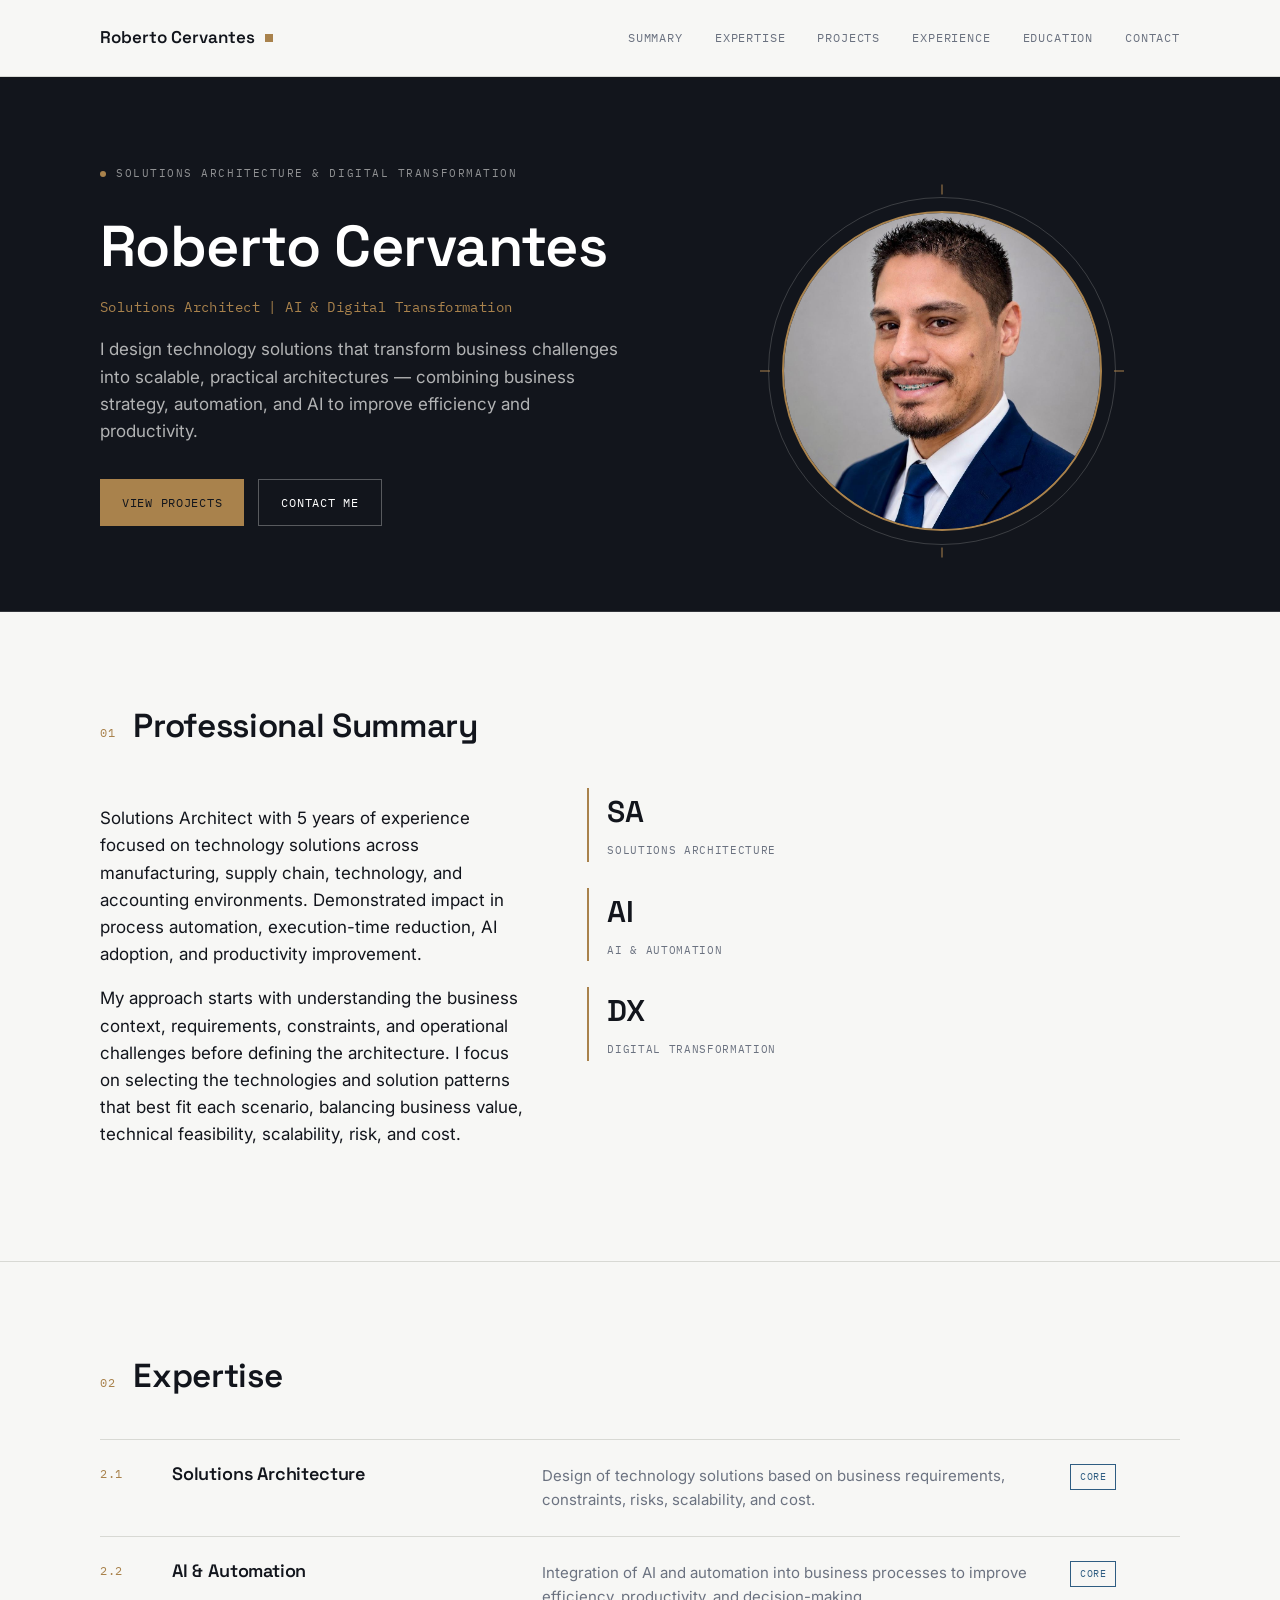
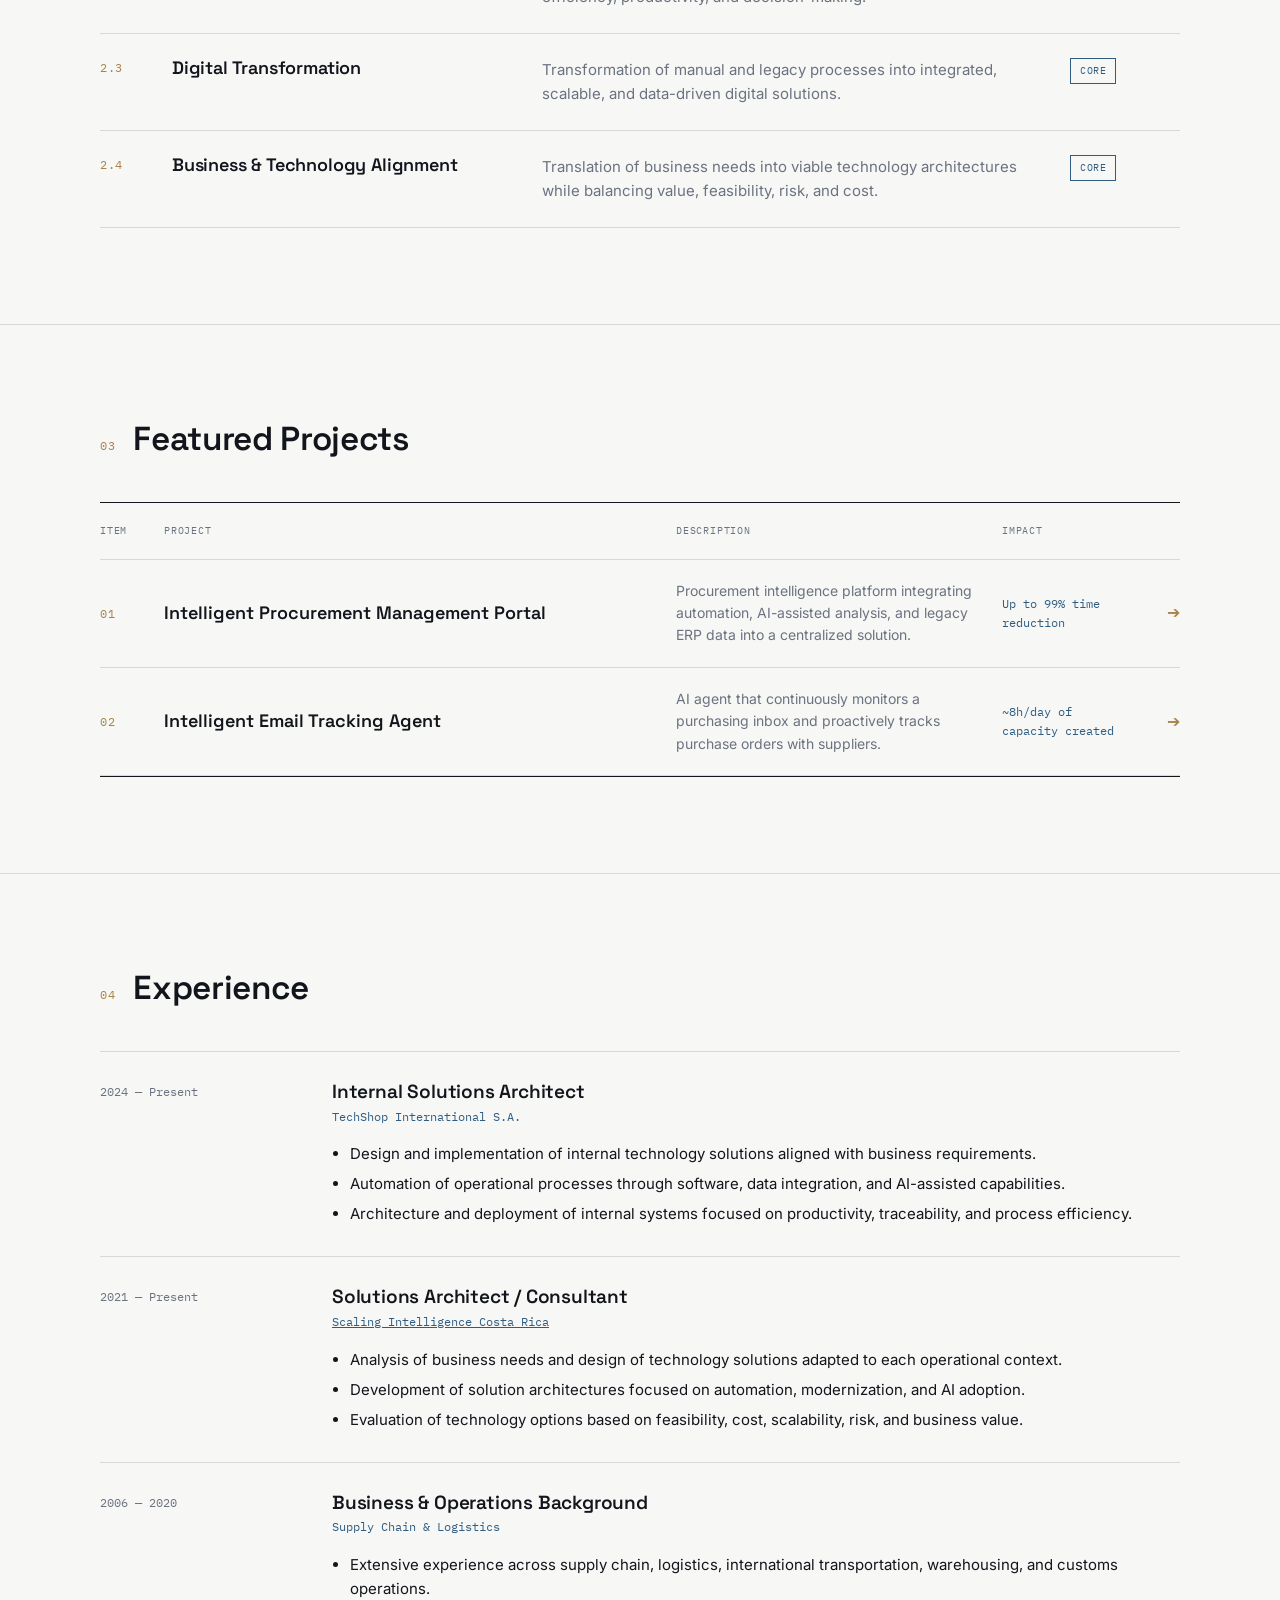
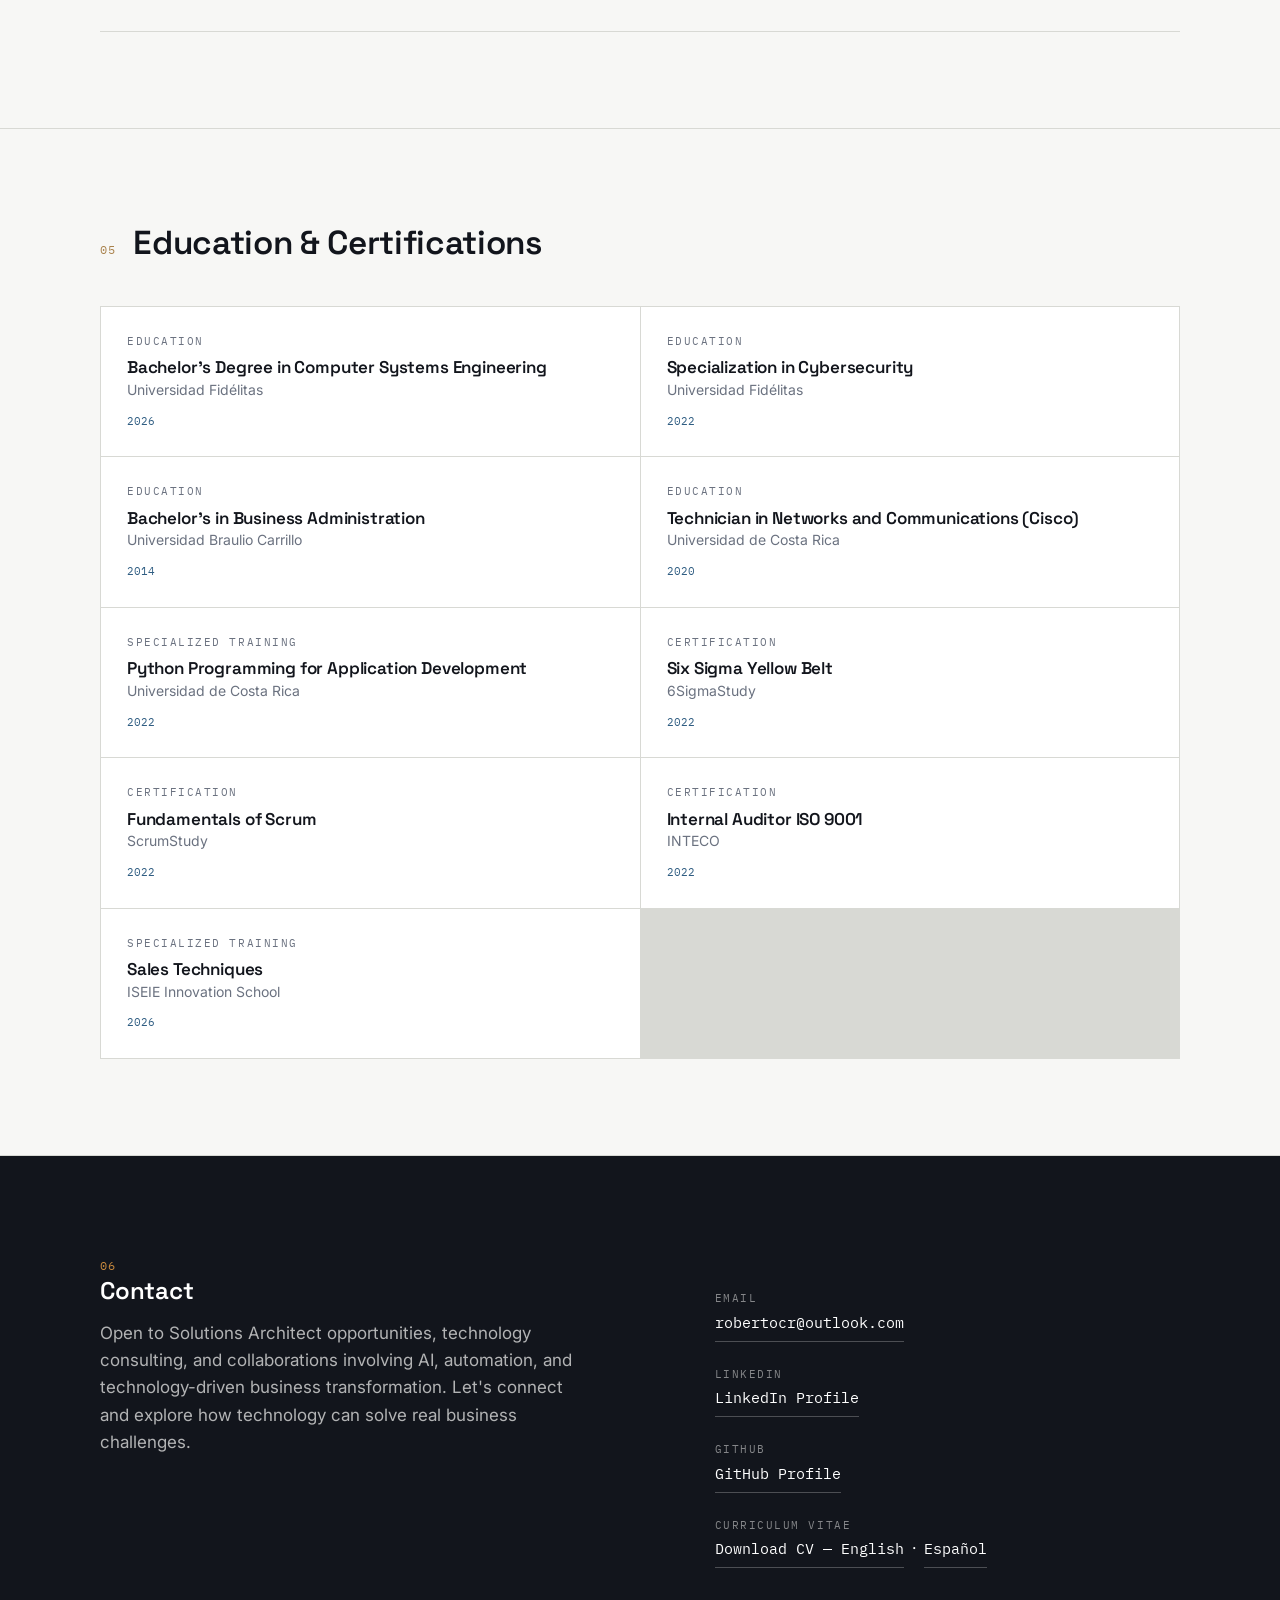
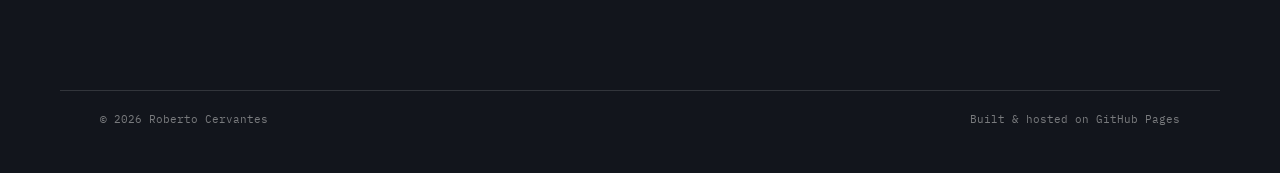
<file: index.html>
<!DOCTYPE html>
<html lang="en">

<head>
  <meta charset="UTF-8">
  <meta name="viewport" content="width=device-width, initial-scale=1.0">

  <title>Roberto Cervantes — Solutions Architect | AI &amp; Digital Transformation</title>

  <meta
    name="description"
    content="Professional portfolio of Roberto Cervantes, Solutions Architect focused on AI, digital transformation, automation, and business-driven technology solutions."
  >

  <link rel="preconnect" href="https://fonts.googleapis.com">
  <link
    href="https://fonts.googleapis.com/css2?family=Space+Grotesk:wght@500;600;700&family=Inter:wght@400;500;600&family=IBM+Plex+Mono:wght@400;500&display=swap"
    rel="stylesheet"
  >
  <link rel="stylesheet" href="assets/styles.css">
</head>

<body>

  <!-- HEADER -->
  <header class="site-header">
    <div class="wrap">
      <a href="index.html" class="brand">Roberto Cervantes<span></span></a>

      <nav class="main-nav" id="main-nav">
        <a href="#summary">Summary</a>
        <a href="#expertise">Expertise</a>
        <a href="#projects">Projects</a>
        <a href="#experience">Experience</a>
        <a href="#education">Education</a>
        <a href="#contact">Contact</a>
      </nav>

      <button
        class="nav-toggle"
        id="nav-toggle"
        aria-label="Open menu"
        aria-expanded="false"
      >
        <span></span>
      </button>
    </div>
  </header>

  <!-- HERO -->
  <section class="hero">
    <div class="wrap">
      <div class="hero-eyebrow">
        <span class="dot"></span>
        <span class="field-label">Solutions Architecture &amp; Digital Transformation</span>
      </div>

      <div class="hero-body">
        <div>
          <h1>Roberto Cervantes</h1>
          <p class="role">Solutions Architect | AI &amp; Digital Transformation</p>

          <p class="lede">
            I design technology solutions that transform business challenges into scalable,
            practical architectures — combining business strategy, automation, and AI to
            improve efficiency and productivity.
          </p>

          <div class="hero-cta">
            <a href="#projects" class="btn btn-primary">View Projects</a>
            <a href="#contact" class="btn btn-ghost">Contact Me</a>
          </div>
        </div>

        <div class="hero-photo-wrap">
          <span class="hero-photo-tick top"></span>
          <span class="hero-photo-tick bottom"></span>
          <span class="hero-photo-tick left"></span>
          <span class="hero-photo-tick right"></span>

          <img
            src="assets/roberto-cervantes.jpg"
            alt="Roberto Cervantes"
            class="hero-photo"
          >
        </div>
      </div>
    </div>
  </section>

  <!-- PROFESSIONAL SUMMARY -->
  <section class="section" id="summary">
    <div class="wrap">
      <div class="section-head">
        <span class="entry-number">01</span>
        <h2>Professional Summary</h2>
      </div>

      <div class="summary-grid">
        <div>
          <p>
            Solutions Architect with 5 years of experience focused on technology solutions
            across manufacturing, supply chain, technology, and accounting environments.
            Demonstrated impact in process automation, execution-time reduction, AI adoption,
            and productivity improvement.
          </p>

          <p>
            My approach starts with understanding the business context, requirements,
            constraints, and operational challenges before defining the architecture.
            I focus on selecting the technologies and solution patterns that best fit each
            scenario, balancing business value, technical feasibility, scalability, risk,
            and cost.
          </p>
        </div>

        <div class="summary-figures">
          <div class="figure">
            <span class="num">SA</span>
            <span class="label">Solutions Architecture</span>
          </div>

          <div class="figure">
            <span class="num">AI</span>
            <span class="label">AI &amp; Automation</span>
          </div>

          <div class="figure">
            <span class="num">DX</span>
            <span class="label">Digital Transformation</span>
          </div>
        </div>
      </div>
    </div>
  </section>

  <!-- EXPERTISE -->
  <section class="section" id="expertise">
    <div class="wrap">
      <div class="section-head">
        <span class="entry-number">02</span>
        <h2>Expertise</h2>
      </div>

      <div class="ledger-row">
        <span class="entry-number">2.1</span>
        <h3>Solutions Architecture</h3>
        <span class="desc">
          Design of technology solutions based on business requirements, constraints,
          risks, scalability, and cost.
        </span>
        <span class="tag">Core</span>
      </div>

      <div class="ledger-row">
        <span class="entry-number">2.2</span>
        <h3>AI &amp; Automation</h3>
        <span class="desc">
          Integration of AI and automation into business processes to improve efficiency,
          productivity, and decision-making.
        </span>
        <span class="tag">Core</span>
      </div>

      <div class="ledger-row">
        <span class="entry-number">2.3</span>
        <h3>Digital Transformation</h3>
        <span class="desc">
          Transformation of manual and legacy processes into integrated, scalable,
          and data-driven digital solutions.
        </span>
        <span class="tag">Core</span>
      </div>

      <div class="ledger-row">
        <span class="entry-number">2.4</span>
        <h3>Business &amp; Technology Alignment</h3>
        <span class="desc">
          Translation of business needs into viable technology architectures while
          balancing value, feasibility, risk, and cost.
        </span>
        <span class="tag">Core</span>
      </div>
    </div>
  </section>

  <!-- FEATURED PROJECTS -->
  <section class="section" id="projects">
    <div class="wrap">
      <div class="section-head">
        <span class="entry-number">03</span>
        <h2>Featured Projects</h2>
      </div>

      <div class="po-table">
        <div class="po-table-head">
          <span>Item</span>
          <span>Project</span>
          <span>Description</span>
          <span>Impact</span>
          <span></span>
        </div>

        <a href="projects/procurement-intelligence-portal.html" class="project-row">
          <span class="entry-number">01</span>
          <span class="p-title">Intelligent Procurement Management Portal</span>
          <span class="p-desc">
            Procurement intelligence platform integrating automation, AI-assisted
            analysis, and legacy ERP data into a centralized solution.
          </span>
          <span class="p-impact">Up to 99% time reduction</span>
          <span class="p-arrow">➔</span>
        </a>

        <a href="projects/intelligent-email-tracking-agent.html" class="project-row">
          <span class="entry-number">02</span>
          <span class="p-title">Intelligent Email Tracking Agent</span>
          <span class="p-desc">
            AI agent that continuously monitors a purchasing inbox and
            proactively tracks purchase orders with suppliers.
          </span>
          <span class="p-impact">~8h/day of capacity created</span>
          <span class="p-arrow">➔</span>
        </a>
      </div>
    </div>
  </section>

  <!-- EXPERIENCE -->
  <section class="section" id="experience">
    <div class="wrap">
      <div class="section-head">
        <span class="entry-number">04</span>
        <h2>Experience</h2>
      </div>

      <div class="timeline-entry">
        <span class="when">2024 — Present</span>

        <div>
          <h3>Internal Solutions Architect</h3>
          <span class="org">TechShop International S.A.</span>

          <ul>
            <li>Design and implementation of internal technology solutions aligned with business requirements.</li>
            <li>Automation of operational processes through software, data integration, and AI-assisted capabilities.</li>
            <li>Architecture and deployment of internal systems focused on productivity, traceability, and process efficiency.</li>
          </ul>
        </div>
      </div>

      <div class="timeline-entry">
        <span class="when">2021 — Present</span>

        <div>
          <h3>Solutions Architect / Consultant</h3>
          <span class="org"><a href="https://scalingintelligencecr.com/" target="_blank" rel="noopener">Scaling Intelligence Costa Rica</a></span>

          <ul>
            <li>Analysis of business needs and design of technology solutions adapted to each operational context.</li>
            <li>Development of solution architectures focused on automation, modernization, and AI adoption.</li>
            <li>Evaluation of technology options based on feasibility, cost, scalability, risk, and business value.</li>
          </ul>
        </div>
      </div>

      <div class="timeline-entry">
        <span class="when">2006 — 2020</span>

        <div>
          <h3>Business &amp; Operations Background</h3>
          <span class="org">Supply Chain &amp; Logistics</span>

          <ul>
            <li>
              Extensive experience across supply chain, logistics, international
              transportation, warehousing, and customs operations.
            </li>
          </ul>
        </div>
      </div>
    </div>
  </section>

  <!-- EDUCATION & CERTIFICATIONS -->
  <section class="section" id="education">
    <div class="wrap">
      <div class="section-head">
        <span class="entry-number">05</span>
        <h2>Education &amp; Certifications</h2>
      </div>

      <div class="edu-grid">
        <div class="edu-card">
          <span class="field-label">Education</span>
          <h3>Bachelor’s Degree in Computer Systems Engineering</h3>
          <span class="org">Universidad Fidélitas</span>
          <span class="when">2026</span>
        </div>

        <div class="edu-card">
          <span class="field-label">Education</span>
          <h3>Specialization in Cybersecurity</h3>
          <span class="org">Universidad Fidélitas</span>
          <span class="when">2022</span>
        </div>

        <div class="edu-card">
          <span class="field-label">Education</span>
          <h3>Bachelor’s in Business Administration</h3>
          <span class="org">Universidad Braulio Carrillo</span>
          <span class="when">2014</span>
        </div>

        <div class="edu-card">
          <span class="field-label">Education</span>
          <h3>Technician in Networks and Communications (Cisco)</h3>
          <span class="org">Universidad de Costa Rica</span>
          <span class="when">2020</span>
        </div>

        <div class="edu-card">
          <span class="field-label">Specialized Training</span>
          <h3>Python Programming for Application Development</h3>
          <span class="org">Universidad de Costa Rica</span>
          <span class="when">2022</span>
        </div>

        <div class="edu-card">
          <span class="field-label">Certification</span>
          <h3>Six Sigma Yellow Belt</h3>
          <span class="org">6SigmaStudy</span>
          <span class="when">2022</span>
        </div>

        <div class="edu-card">
          <span class="field-label">Certification</span>
          <h3>Fundamentals of Scrum</h3>
          <span class="org">ScrumStudy</span>
          <span class="when">2022</span>
        </div>

        <div class="edu-card">
          <span class="field-label">Certification</span>
          <h3>Internal Auditor ISO 9001</h3>
          <span class="org">INTECO</span>
          <span class="when">2022</span>
        </div>

        <div class="edu-card">
          <span class="field-label">Specialized Training</span>
          <h3>Sales Techniques</h3>
          <span class="org">ISEIE Innovation School</span>
          <span class="when">2026</span>
        </div>
      </div>
    </div>
  </section>

  <!-- CONTACT -->
  <section class="section contact-section" id="contact">
    <div class="wrap">
      <div class="contact-grid">
        <div>
          <span class="entry-number" style="color: #C98A3E;">06</span>
          <h2>Contact</h2>

          <p>
            Open to Solutions Architect opportunities, technology consulting, and
            collaborations involving AI, automation, and technology-driven business
            transformation. Let's connect and explore how technology can solve real
            business challenges.
          </p>
        </div>

        <ul class="contact-list">
          <li>
            <span class="field-label">Email</span><br>
            <a href="mailto:robertocr@outlook.com">robertocr@outlook.com</a>
          </li>

          <li>
            <span class="field-label">LinkedIn</span><br>
            <a
              href="https://www.linkedin.com/in/robertocervantesc"
              target="_blank"
              rel="noopener"
            >
              LinkedIn Profile
            </a>
          </li>

          <li>
            <span class="field-label">GitHub</span><br>
            <a
              href="https://github.com/robertocerv"
              target="_blank"
              rel="noopener"
            >
              GitHub Profile
            </a>
          </li>

          <li>
            <span class="field-label">Curriculum Vitae</span><br>
            <a href="assets/cv-roberto-cervantes-en.pdf" download>Download CV — English</a>
            &nbsp;·&nbsp;
            <a href="assets/cv-roberto-cervantes-es.pdf" download>Español</a>
          </li>
        </ul>
      </div>
    </div>
  </section>

  <!-- FOOTER -->
  <footer class="site-footer">
    <div class="wrap">
      <span>© <span id="year"></span> Roberto Cervantes</span>
      <span>Built &amp; hosted on GitHub Pages</span>
    </div>
  </footer>

  <script src="assets/script.js"></script>

</body>
</html>
</file>
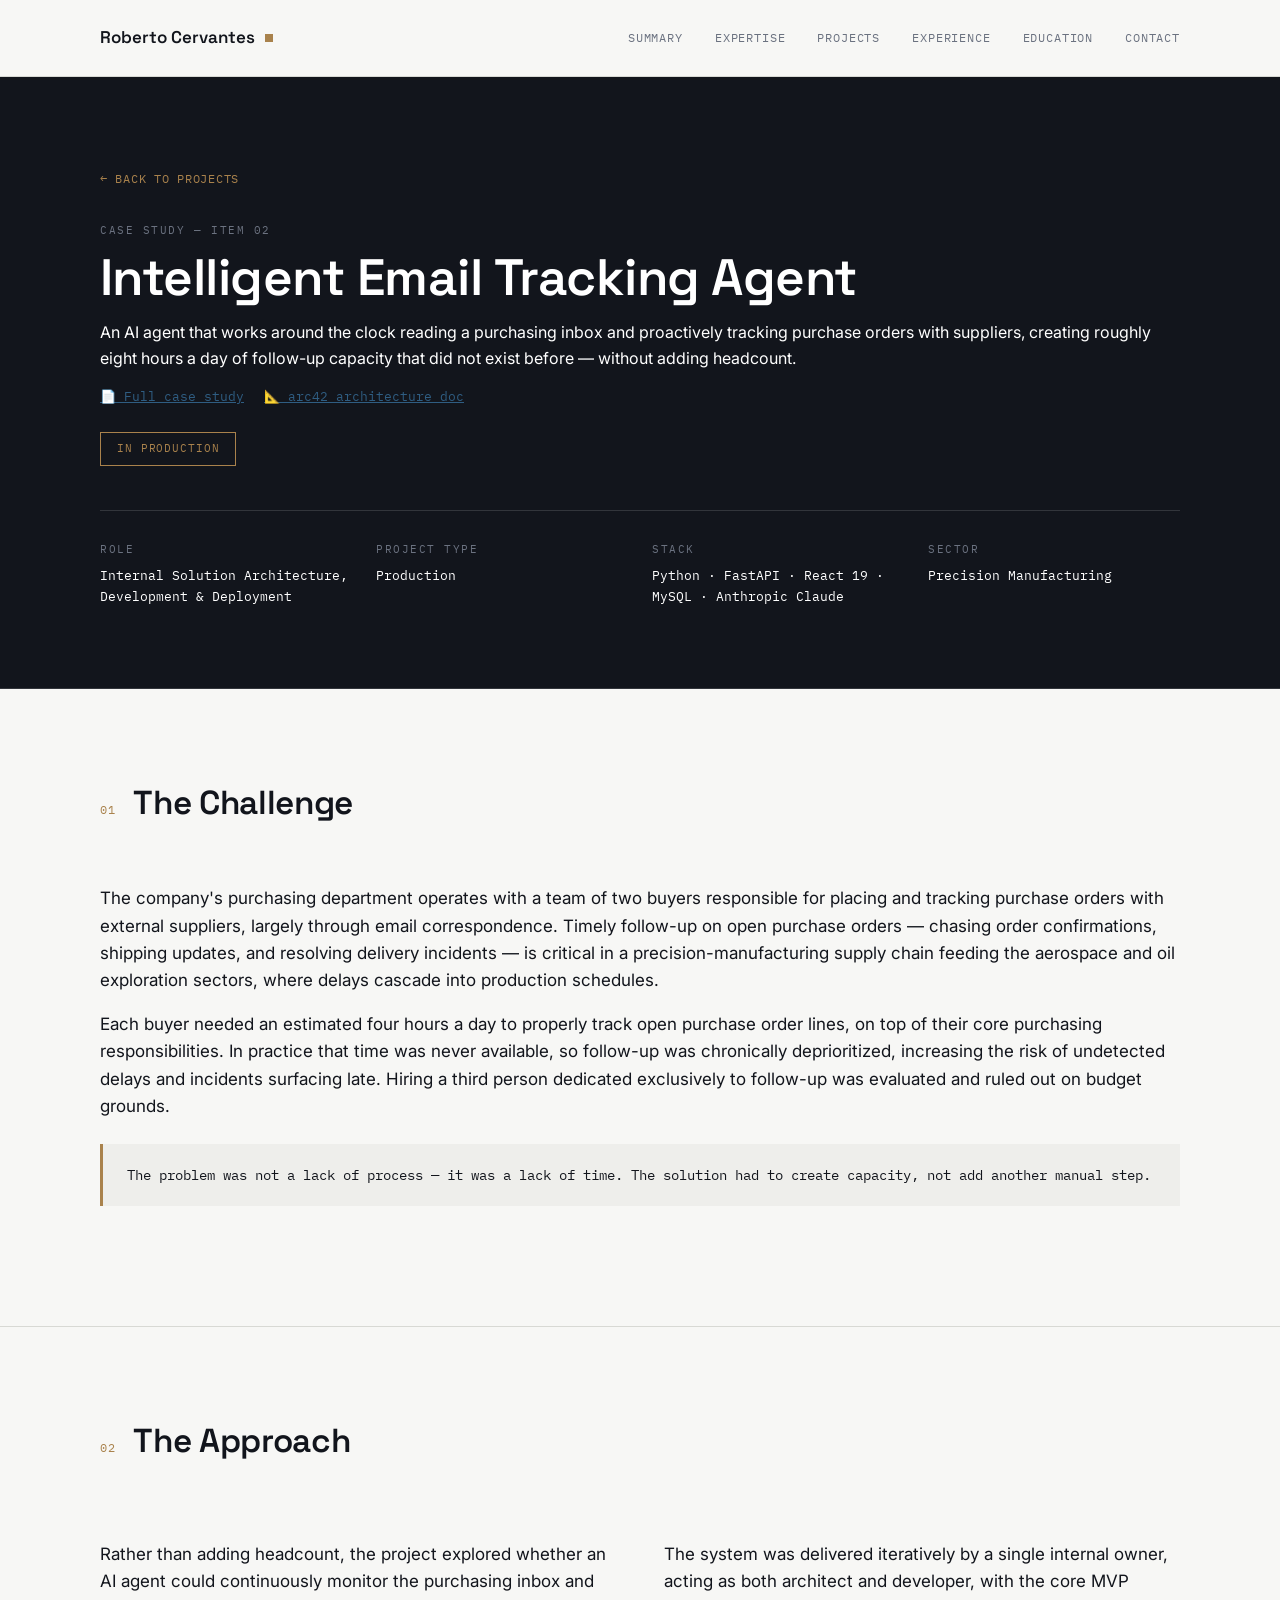
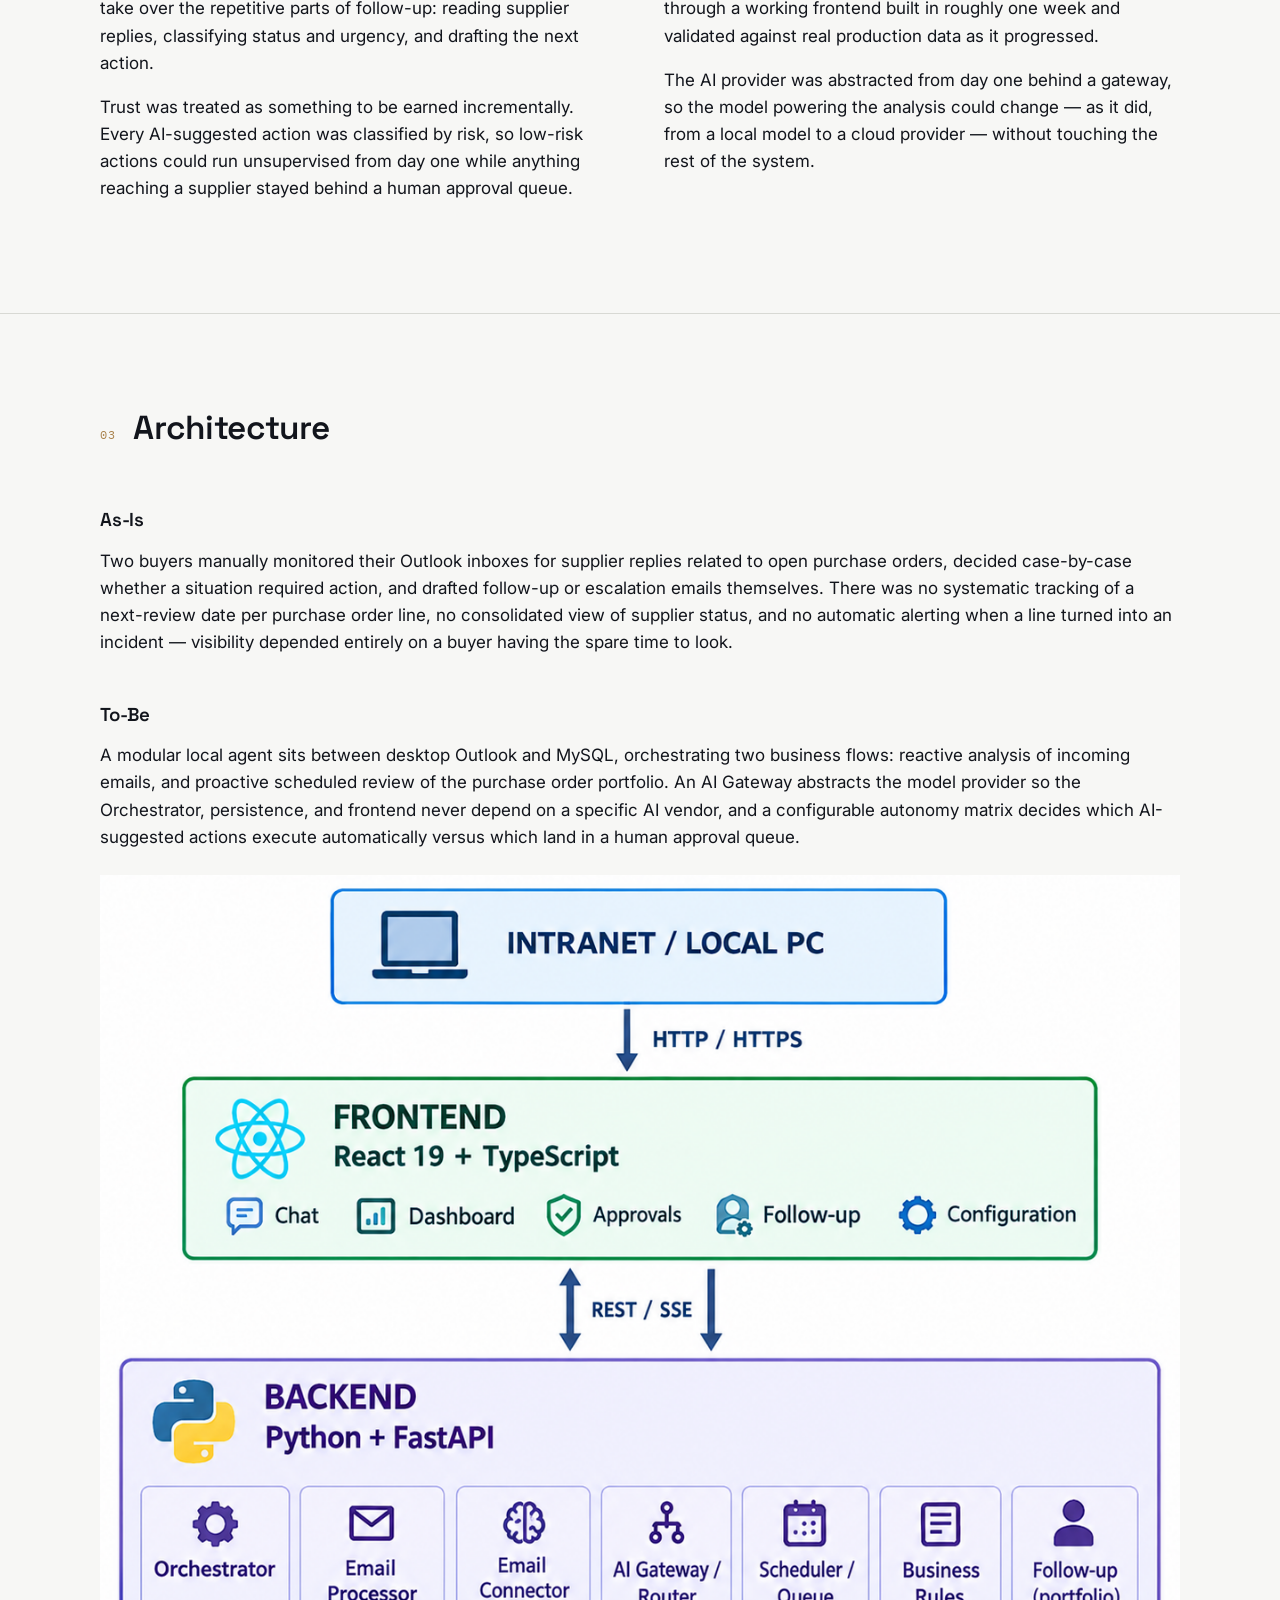
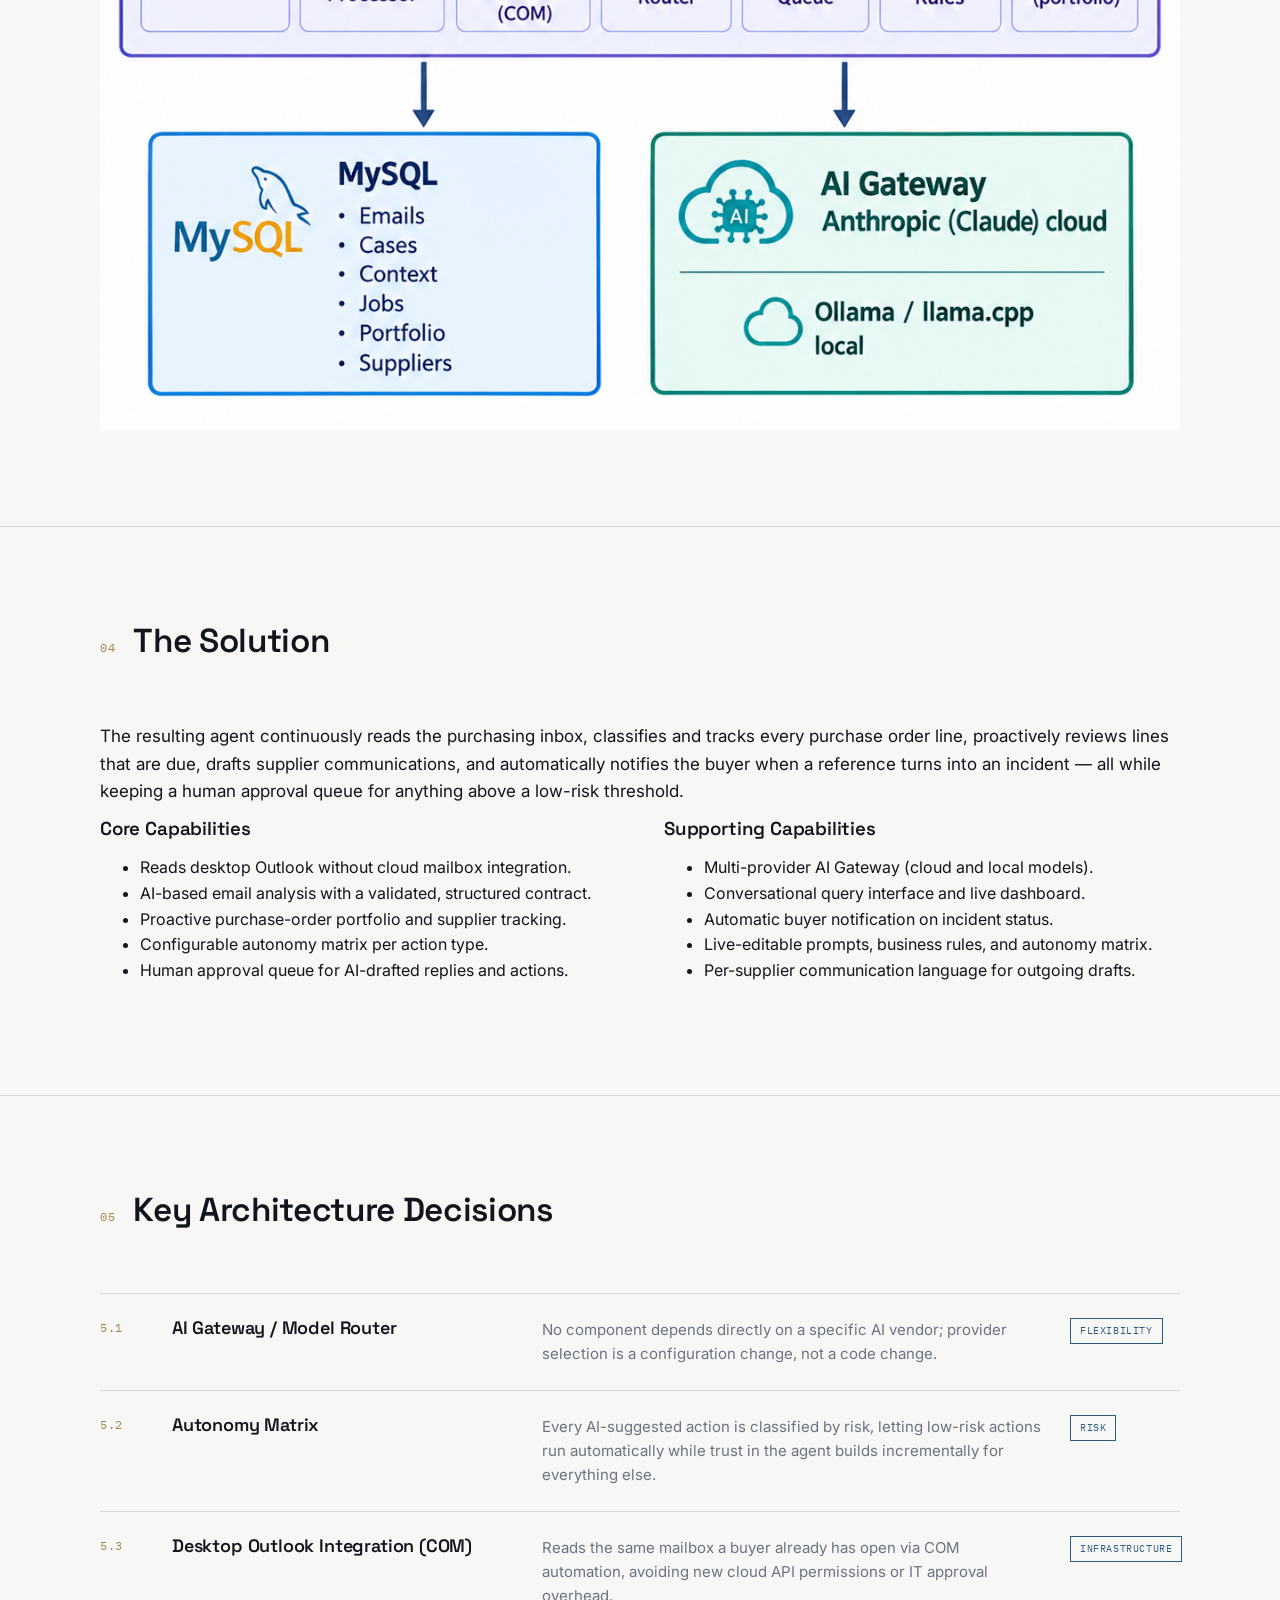
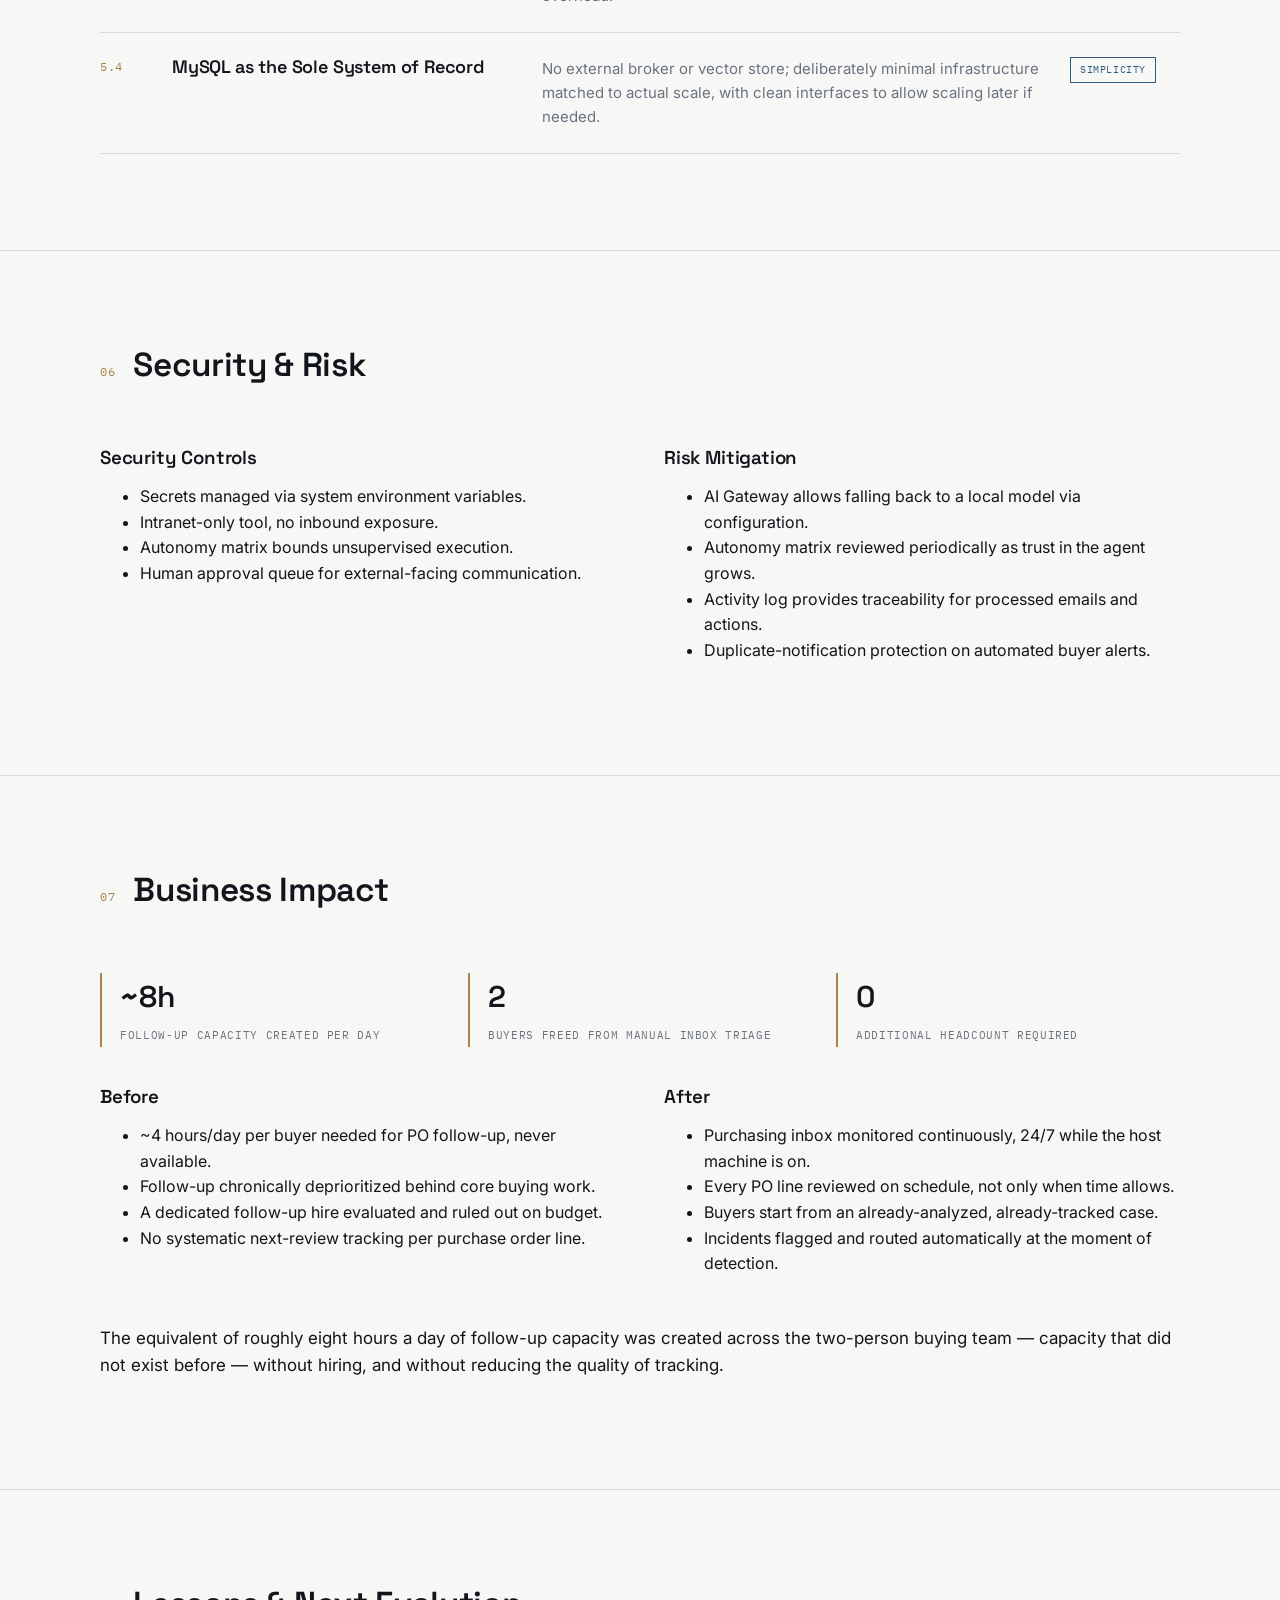
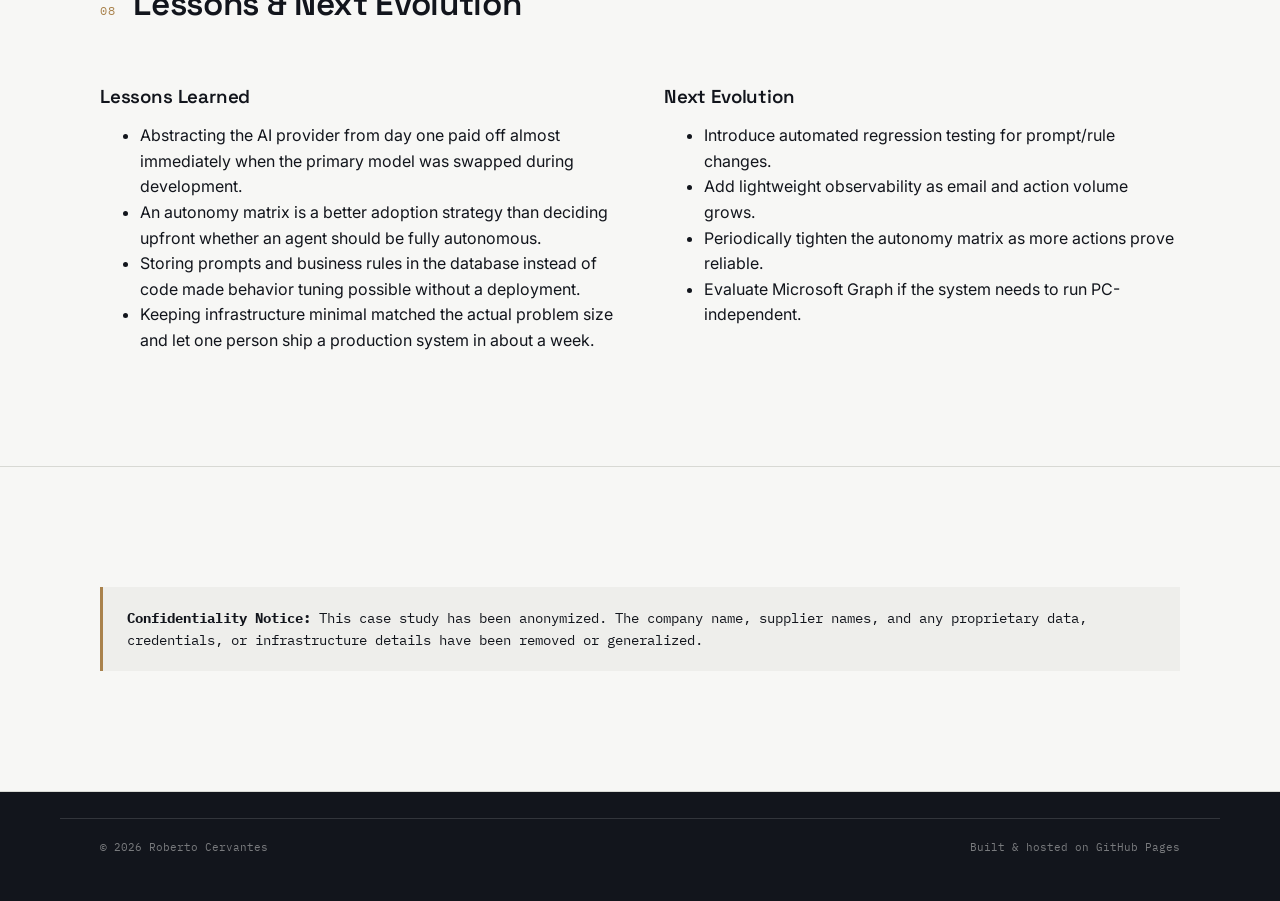
<file: projects/intelligent-email-tracking-agent.html>
<!DOCTYPE html>
<html lang="en">

<head>
  <meta charset="UTF-8">
  <meta name="viewport" content="width=device-width, initial-scale=1.0">

  <title>Intelligent Email Tracking Agent — Case Study | Roberto Cervantes</title>

  <meta
    name="description"
    content="Solutions Architecture case study by Roberto Cervantes: an AI agent that continuously tracks purchase orders over email, creating ~8 hours/day of follow-up capacity without adding headcount."
  >

  <link rel="preconnect" href="https://fonts.googleapis.com">
  <link
    href="https://fonts.googleapis.com/css2?family=Space+Grotesk:wght@500;600;700&family=Inter:wght@400;500;600&family=IBM+Plex+Mono:wght@400;500&display=swap"
    rel="stylesheet"
  >
  <link rel="stylesheet" href="../assets/styles.css">
</head>

<body>

  <!-- HEADER -->
  <header class="site-header">
    <div class="wrap">
      <a href="../index.html" class="brand">Roberto Cervantes<span></span></a>

      <nav class="main-nav" id="main-nav">
        <a href="../index.html#summary">Summary</a>
        <a href="../index.html#expertise">Expertise</a>
        <a href="../index.html#projects">Projects</a>
        <a href="../index.html#experience">Experience</a>
        <a href="../index.html#education">Education</a>
        <a href="../index.html#contact">Contact</a>
      </nav>

      <button
        class="nav-toggle"
        id="nav-toggle"
        aria-label="Open menu"
        aria-expanded="false"
      >
        <span></span>
      </button>
    </div>
  </header>

  <!-- CASE HERO -->
  <section class="hero case-hero">
    <div class="wrap">

      <a href="../index.html#projects" class="back-link">
        ← Back to projects
      </a>

      <div style="display: flex; justify-content: space-between; align-items: flex-start; gap: 24px; flex-wrap: wrap;">
        <div>
          <span class="field-label">Case Study — Item 02</span>

          <h1 style="margin-top: 8px; font-size: clamp(2rem, 4.5vw, 3.2rem);">
            Intelligent Email Tracking Agent
          </h1>

          <p class="lede" style="margin-top: 14px;">
            An AI agent that works around the clock reading a purchasing inbox and
            proactively tracking purchase orders with suppliers, creating roughly
            eight hours a day of follow-up capacity that did not exist before —
            without adding headcount.
          </p>

          <div style="margin-top: 16px; display: flex; gap: 20px; flex-wrap: wrap; font-family: var(--font-mono); font-size: 13px;">
            <a href="https://github.com/robertocerv/intelligent-email-tracking-agent-showcase/blob/main/case-study-intelligent-email-tracking-agent.md" target="_blank" rel="noopener" style="color: var(--steel); text-decoration: underline;">
              📄 Full case study
            </a>
            <a href="https://github.com/robertocerv/intelligent-email-tracking-agent-showcase/blob/main/arc42/email_agent_architecture_arc42_en.md" target="_blank" rel="noopener" style="color: var(--steel); text-decoration: underline;">
              📐 arc42 architecture doc
            </a>
          </div>
        </div>

        <span class="status-pill">In Production</span>
      </div>

      <div class="case-meta-grid">

        <div>
          <span class="field-label">Role</span>
          <span class="field-value">
            Internal Solution Architecture, Development &amp; Deployment
          </span>
        </div>

        <div>
          <span class="field-label">Project Type</span>
          <span class="field-value">Production</span>
        </div>

        <div>
          <span class="field-label">Stack</span>
          <span class="field-value">
            Python · FastAPI · React 19 · MySQL · Anthropic Claude
          </span>
        </div>

        <div>
          <span class="field-label">Sector</span>
          <span class="field-value">Precision Manufacturing</span>
        </div>

      </div>
    </div>
  </section>

  <!-- CHALLENGE -->
  <section class="section case-section">
    <div class="wrap">

      <div class="section-head">
        <span class="entry-number">01</span>
        <h2>The Challenge</h2>
      </div>

      <p>
        The company's purchasing department operates with a team of two buyers
        responsible for placing and tracking purchase orders with external
        suppliers, largely through email correspondence. Timely follow-up on open
        purchase orders — chasing order confirmations, shipping updates, and
        resolving delivery incidents — is critical in a precision-manufacturing
        supply chain feeding the aerospace and oil exploration sectors, where
        delays cascade into production schedules.
      </p>

      <p>
        Each buyer needed an estimated four hours a day to properly track open
        purchase order lines, on top of their core purchasing responsibilities.
        In practice that time was never available, so follow-up was chronically
        deprioritized, increasing the risk of undetected delays and incidents
        surfacing late. Hiring a third person dedicated exclusively to follow-up
        was evaluated and ruled out on budget grounds.
      </p>

      <div class="case-callout">
        The problem was not a lack of process — it was a lack of time. The
        solution had to create capacity, not add another manual step.
      </div>

    </div>
  </section>

  <!-- APPROACH -->
  <section class="section case-section">
    <div class="wrap">

      <div class="section-head">
        <span class="entry-number">02</span>
        <h2>The Approach</h2>
      </div>

      <div class="case-two-col">

        <div>
          <p>
            Rather than adding headcount, the project explored whether an AI
            agent could continuously monitor the purchasing inbox and take over
            the repetitive parts of follow-up: reading supplier replies,
            classifying status and urgency, and drafting the next action.
          </p>

          <p>
            Trust was treated as something to be earned incrementally. Every
            AI-suggested action was classified by risk, so low-risk actions could
            run unsupervised from day one while anything reaching a supplier
            stayed behind a human approval queue.
          </p>
        </div>

        <div>
          <p>
            The system was delivered iteratively by a single internal owner,
            acting as both architect and developer, with the core MVP through a
            working frontend built in roughly one week and validated against
            real production data as it progressed.
          </p>

          <p>
            The AI provider was abstracted from day one behind a gateway, so the
            model powering the analysis could change — as it did, from a local
            model to a cloud provider — without touching the rest of the system.
          </p>
        </div>

      </div>

    </div>
  </section>

  <!-- ARCHITECTURE -->
  <section class="section case-section">
    <div class="wrap">

      <div class="section-head">
        <span class="entry-number">03</span>
        <h2>Architecture</h2>
      </div>

      <h3>As-Is</h3>

      <p>
        Two buyers manually monitored their Outlook inboxes for supplier replies
        related to open purchase orders, decided case-by-case whether a
        situation required action, and drafted follow-up or escalation emails
        themselves. There was no systematic tracking of a next-review date per
        purchase order line, no consolidated view of supplier status, and no
        automatic alerting when a line turned into an incident — visibility
        depended entirely on a buyer having the spare time to look.
      </p>

      <h3 style="margin-top: 48px;">To-Be</h3>

      <p>
        A modular local agent sits between desktop Outlook and MySQL,
        orchestrating two business flows: reactive analysis of incoming emails,
        and proactive scheduled review of the purchase order portfolio. An AI
        Gateway abstracts the model provider so the Orchestrator, persistence,
        and frontend never depend on a specific AI vendor, and a configurable
        autonomy matrix decides which AI-suggested actions execute automatically
        versus which land in a human approval queue.
      </p>

      <img
        src="../assets/projects/intelligent-email-tracking-agent/High-Level-Architecture.png"
        alt="High-level architecture of the Intelligent Email Tracking Agent"
        style="width: 100%; margin-top: 24px;"
      >

    </div>
  </section>

  <!-- SOLUTION -->
  <section class="section case-section">
    <div class="wrap">

      <div class="section-head">
        <span class="entry-number">04</span>
        <h2>The Solution</h2>
      </div>

      <p>
        The resulting agent continuously reads the purchasing inbox, classifies
        and tracks every purchase order line, proactively reviews lines that are
        due, drafts supplier communications, and automatically notifies the
        buyer when a reference turns into an incident — all while keeping a
        human approval queue for anything above a low-risk threshold.
      </p>

      <div class="case-two-col">

        <div>
          <h3>Core Capabilities</h3>

          <ul>
            <li>Reads desktop Outlook without cloud mailbox integration.</li>
            <li>AI-based email analysis with a validated, structured contract.</li>
            <li>Proactive purchase-order portfolio and supplier tracking.</li>
            <li>Configurable autonomy matrix per action type.</li>
            <li>Human approval queue for AI-drafted replies and actions.</li>
          </ul>
        </div>

        <div>
          <h3>Supporting Capabilities</h3>

          <ul>
            <li>Multi-provider AI Gateway (cloud and local models).</li>
            <li>Conversational query interface and live dashboard.</li>
            <li>Automatic buyer notification on incident status.</li>
            <li>Live-editable prompts, business rules, and autonomy matrix.</li>
            <li>Per-supplier communication language for outgoing drafts.</li>
          </ul>
        </div>

      </div>

    </div>
  </section>

  <!-- ARCHITECTURE DECISIONS -->
  <section class="section case-section">
    <div class="wrap">

      <div class="section-head">
        <span class="entry-number">05</span>
        <h2>Key Architecture Decisions</h2>
      </div>

      <div class="ledger-row">
        <span class="entry-number">5.1</span>
        <h3>AI Gateway / Model Router</h3>
        <span class="desc">
          No component depends directly on a specific AI vendor; provider
          selection is a configuration change, not a code change.
        </span>
        <span class="tag">Flexibility</span>
      </div>

      <div class="ledger-row">
        <span class="entry-number">5.2</span>
        <h3>Autonomy Matrix</h3>
        <span class="desc">
          Every AI-suggested action is classified by risk, letting low-risk
          actions run automatically while trust in the agent builds
          incrementally for everything else.
        </span>
        <span class="tag">Risk</span>
      </div>

      <div class="ledger-row">
        <span class="entry-number">5.3</span>
        <h3>Desktop Outlook Integration (COM)</h3>
        <span class="desc">
          Reads the same mailbox a buyer already has open via COM automation,
          avoiding new cloud API permissions or IT approval overhead.
        </span>
        <span class="tag">Infrastructure</span>
      </div>

      <div class="ledger-row">
        <span class="entry-number">5.4</span>
        <h3>MySQL as the Sole System of Record</h3>
        <span class="desc">
          No external broker or vector store; deliberately minimal
          infrastructure matched to actual scale, with clean interfaces to
          allow scaling later if needed.
        </span>
        <span class="tag">Simplicity</span>
      </div>

    </div>
  </section>

  <!-- SECURITY -->
  <section class="section case-section">
    <div class="wrap">

      <div class="section-head">
        <span class="entry-number">06</span>
        <h2>Security &amp; Risk</h2>
      </div>

      <div class="case-two-col">

        <div>
          <h3>Security Controls</h3>

          <ul>
            <li>Secrets managed via system environment variables.</li>
            <li>Intranet-only tool, no inbound exposure.</li>
            <li>Autonomy matrix bounds unsupervised execution.</li>
            <li>Human approval queue for external-facing communication.</li>
          </ul>
        </div>

        <div>
          <h3>Risk Mitigation</h3>

          <ul>
            <li>AI Gateway allows falling back to a local model via configuration.</li>
            <li>Autonomy matrix reviewed periodically as trust in the agent grows.</li>
            <li>Activity log provides traceability for processed emails and actions.</li>
            <li>Duplicate-notification protection on automated buyer alerts.</li>
          </ul>
        </div>

      </div>

    </div>
  </section>

  <!-- IMPACT -->
  <section class="section case-section">
    <div class="wrap">

      <div class="section-head">
        <span class="entry-number">07</span>
        <h2>Business Impact</h2>
      </div>

      <div class="case-metrics">

        <div class="figure">
          <span class="num">~8h</span>
          <span class="label">Follow-up capacity created per day</span>
        </div>

        <div class="figure">
          <span class="num">2</span>
          <span class="label">Buyers freed from manual inbox triage</span>
        </div>

        <div class="figure">
          <span class="num">0</span>
          <span class="label">Additional headcount required</span>
        </div>

      </div>

      <div class="case-two-col" style="margin-top: 40px;">

        <div>
          <h3>Before</h3>

          <ul>
            <li>~4 hours/day per buyer needed for PO follow-up, never available.</li>
            <li>Follow-up chronically deprioritized behind core buying work.</li>
            <li>A dedicated follow-up hire evaluated and ruled out on budget.</li>
            <li>No systematic next-review tracking per purchase order line.</li>
          </ul>
        </div>

        <div>
          <h3>After</h3>

          <ul>
            <li>Purchasing inbox monitored continuously, 24/7 while the host machine is on.</li>
            <li>Every PO line reviewed on schedule, not only when time allows.</li>
            <li>Buyers start from an already-analyzed, already-tracked case.</li>
            <li>Incidents flagged and routed automatically at the moment of detection.</li>
          </ul>
        </div>

      </div>

      <p style="margin-top: 32px;">
        The equivalent of roughly eight hours a day of follow-up capacity was
        created across the two-person buying team — capacity that did not exist
        before — without hiring, and without reducing the quality of tracking.
      </p>

    </div>
  </section>

  <!-- LESSONS -->
  <section class="section case-section">
    <div class="wrap">

      <div class="section-head">
        <span class="entry-number">08</span>
        <h2>Lessons &amp; Next Evolution</h2>
      </div>

      <div class="case-two-col">

        <div>
          <h3>Lessons Learned</h3>

          <ul>
            <li>
              Abstracting the AI provider from day one paid off almost
              immediately when the primary model was swapped during development.
            </li>

            <li>
              An autonomy matrix is a better adoption strategy than deciding
              upfront whether an agent should be fully autonomous.
            </li>

            <li>
              Storing prompts and business rules in the database instead of code
              made behavior tuning possible without a deployment.
            </li>

            <li>
              Keeping infrastructure minimal matched the actual problem size and
              let one person ship a production system in about a week.
            </li>
          </ul>
        </div>

        <div>
          <h3>Next Evolution</h3>

          <ul>
            <li>Introduce automated regression testing for prompt/rule changes.</li>
            <li>Add lightweight observability as email and action volume grows.</li>
            <li>Periodically tighten the autonomy matrix as more actions prove reliable.</li>
            <li>Evaluate Microsoft Graph if the system needs to run PC-independent.</li>
          </ul>
        </div>

      </div>

    </div>
  </section>

  <!-- CONFIDENTIALITY -->
  <section class="section case-section">
    <div class="wrap">

      <div class="case-callout">
        <strong>Confidentiality Notice:</strong>
        This case study has been anonymized. The company name, supplier names,
        and any proprietary data, credentials, or infrastructure details have
        been removed or generalized.
      </div>

    </div>
  </section>

  <!-- FOOTER -->
  <footer class="site-footer">
    <div class="wrap">
      <span>© <span id="year"></span> Roberto Cervantes</span>
      <span>Built &amp; hosted on GitHub Pages</span>
    </div>
  </footer>

  <script src="../assets/script.js"></script>

</body>
</html>
</file>
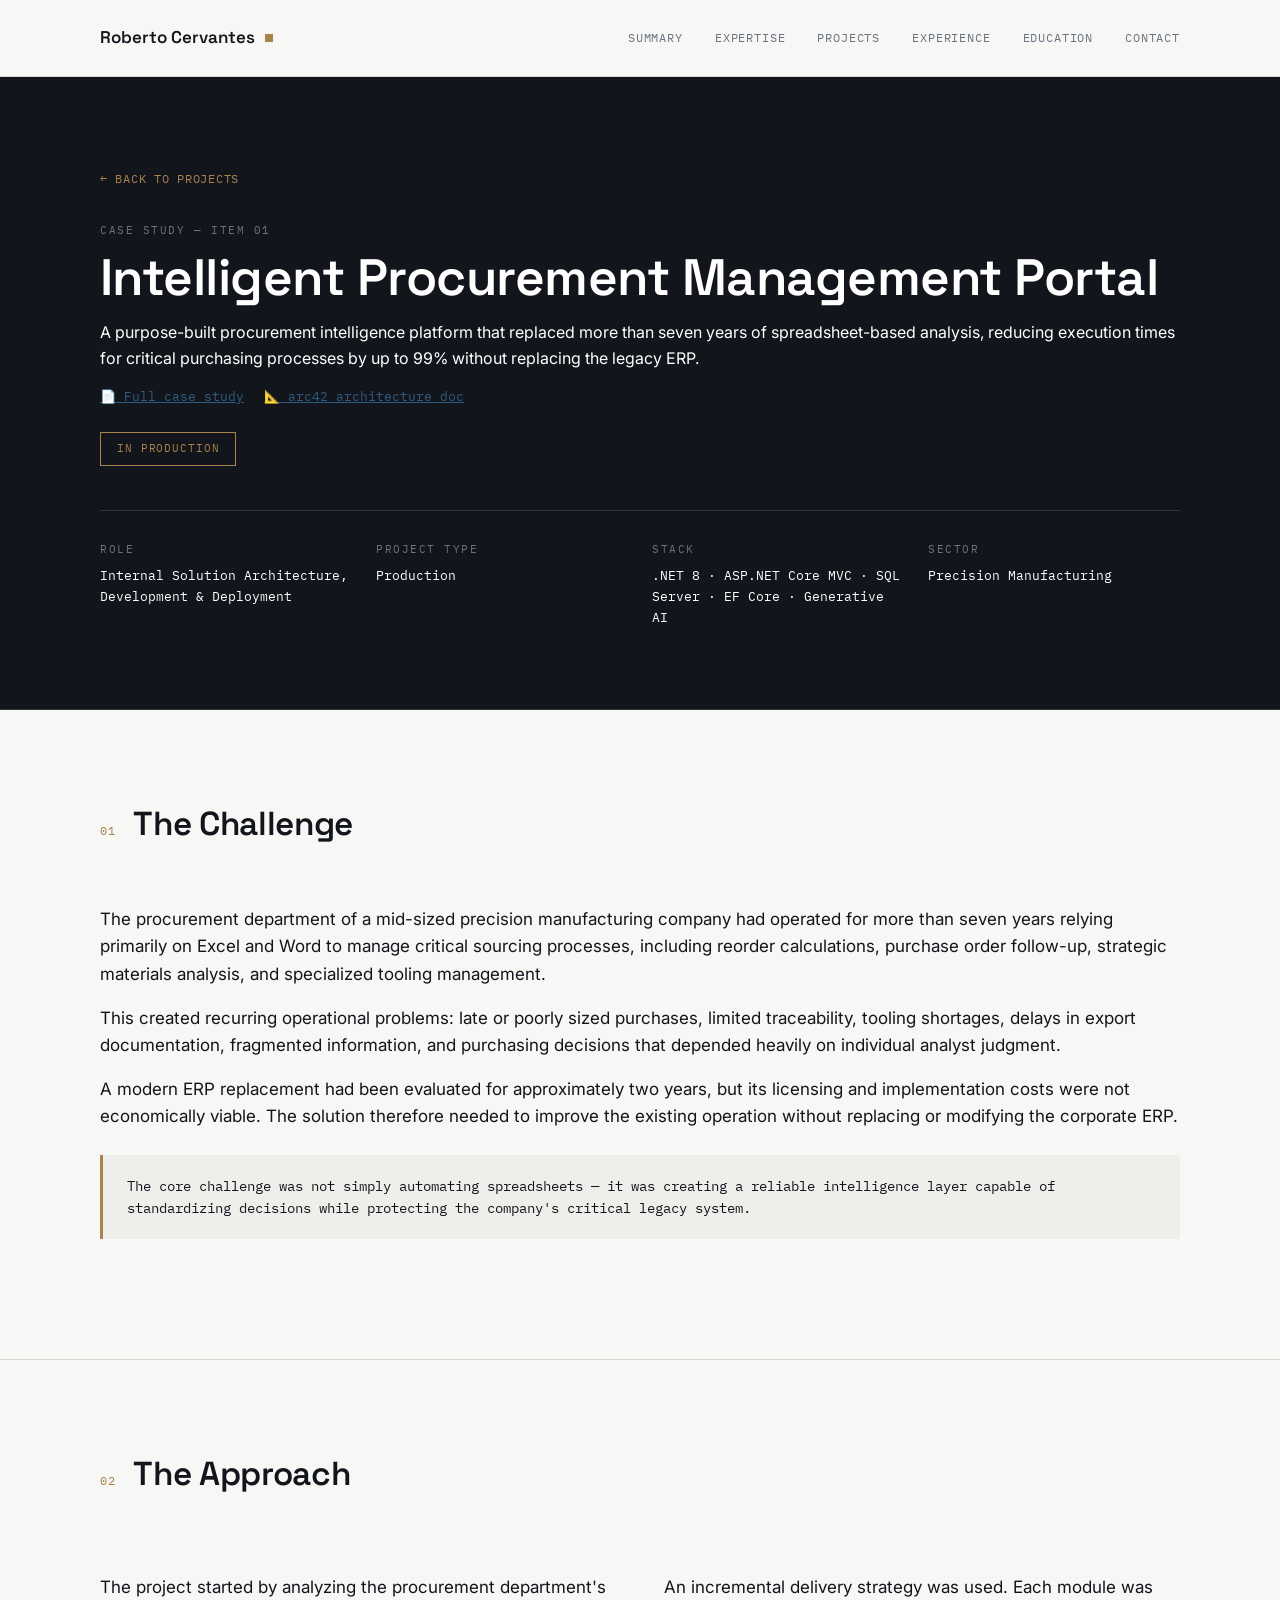
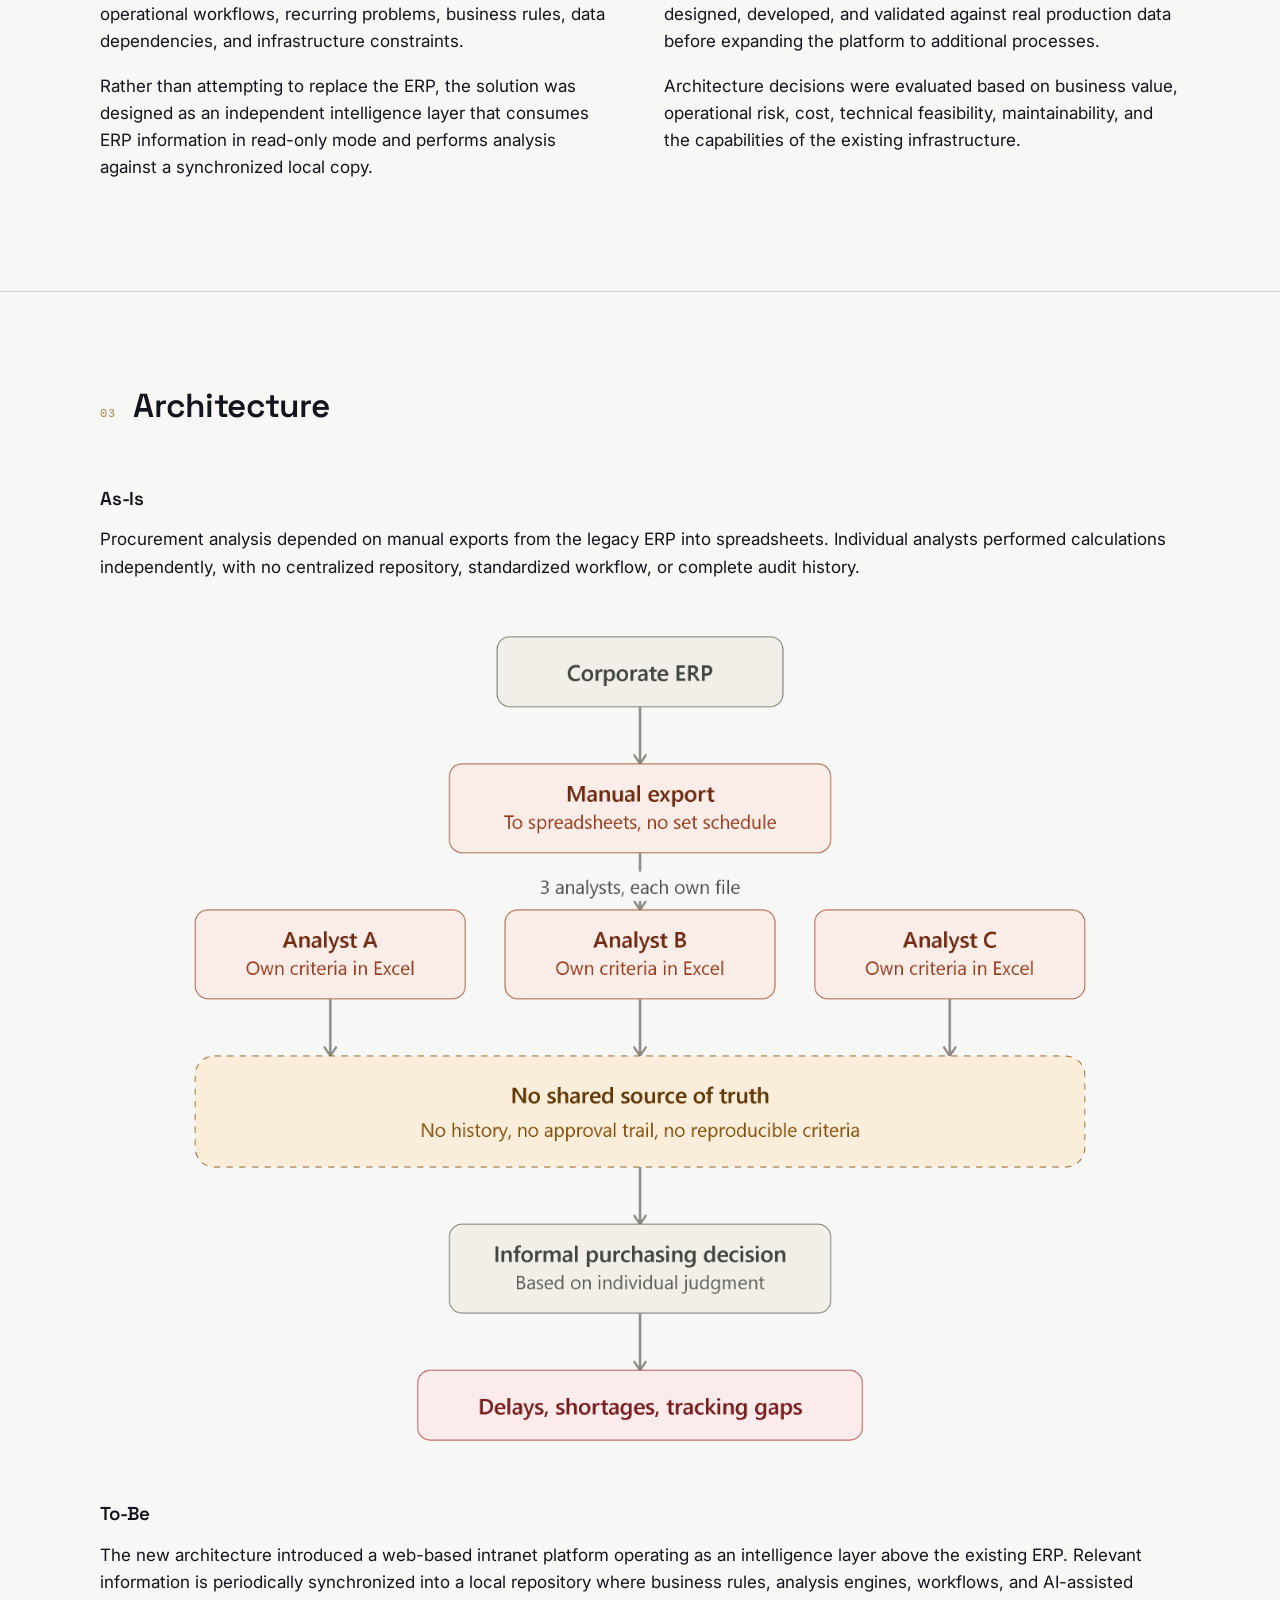
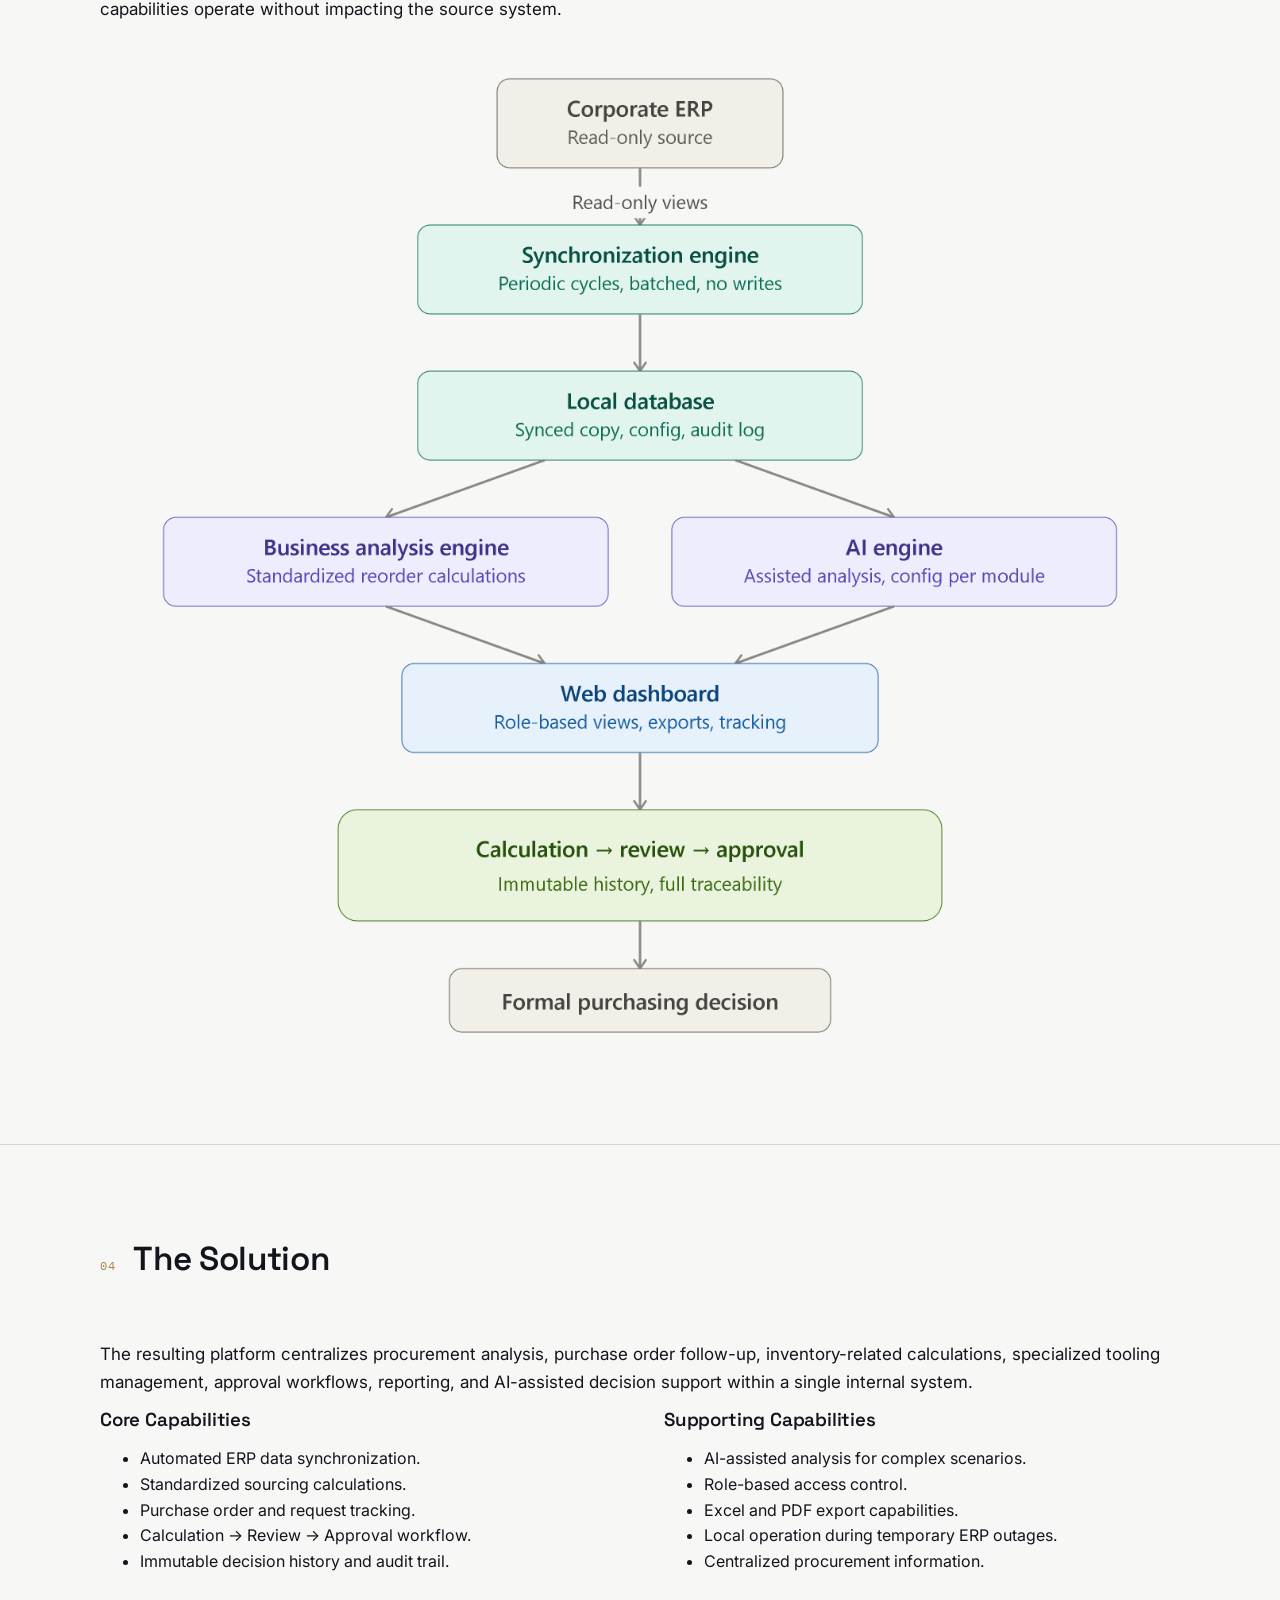
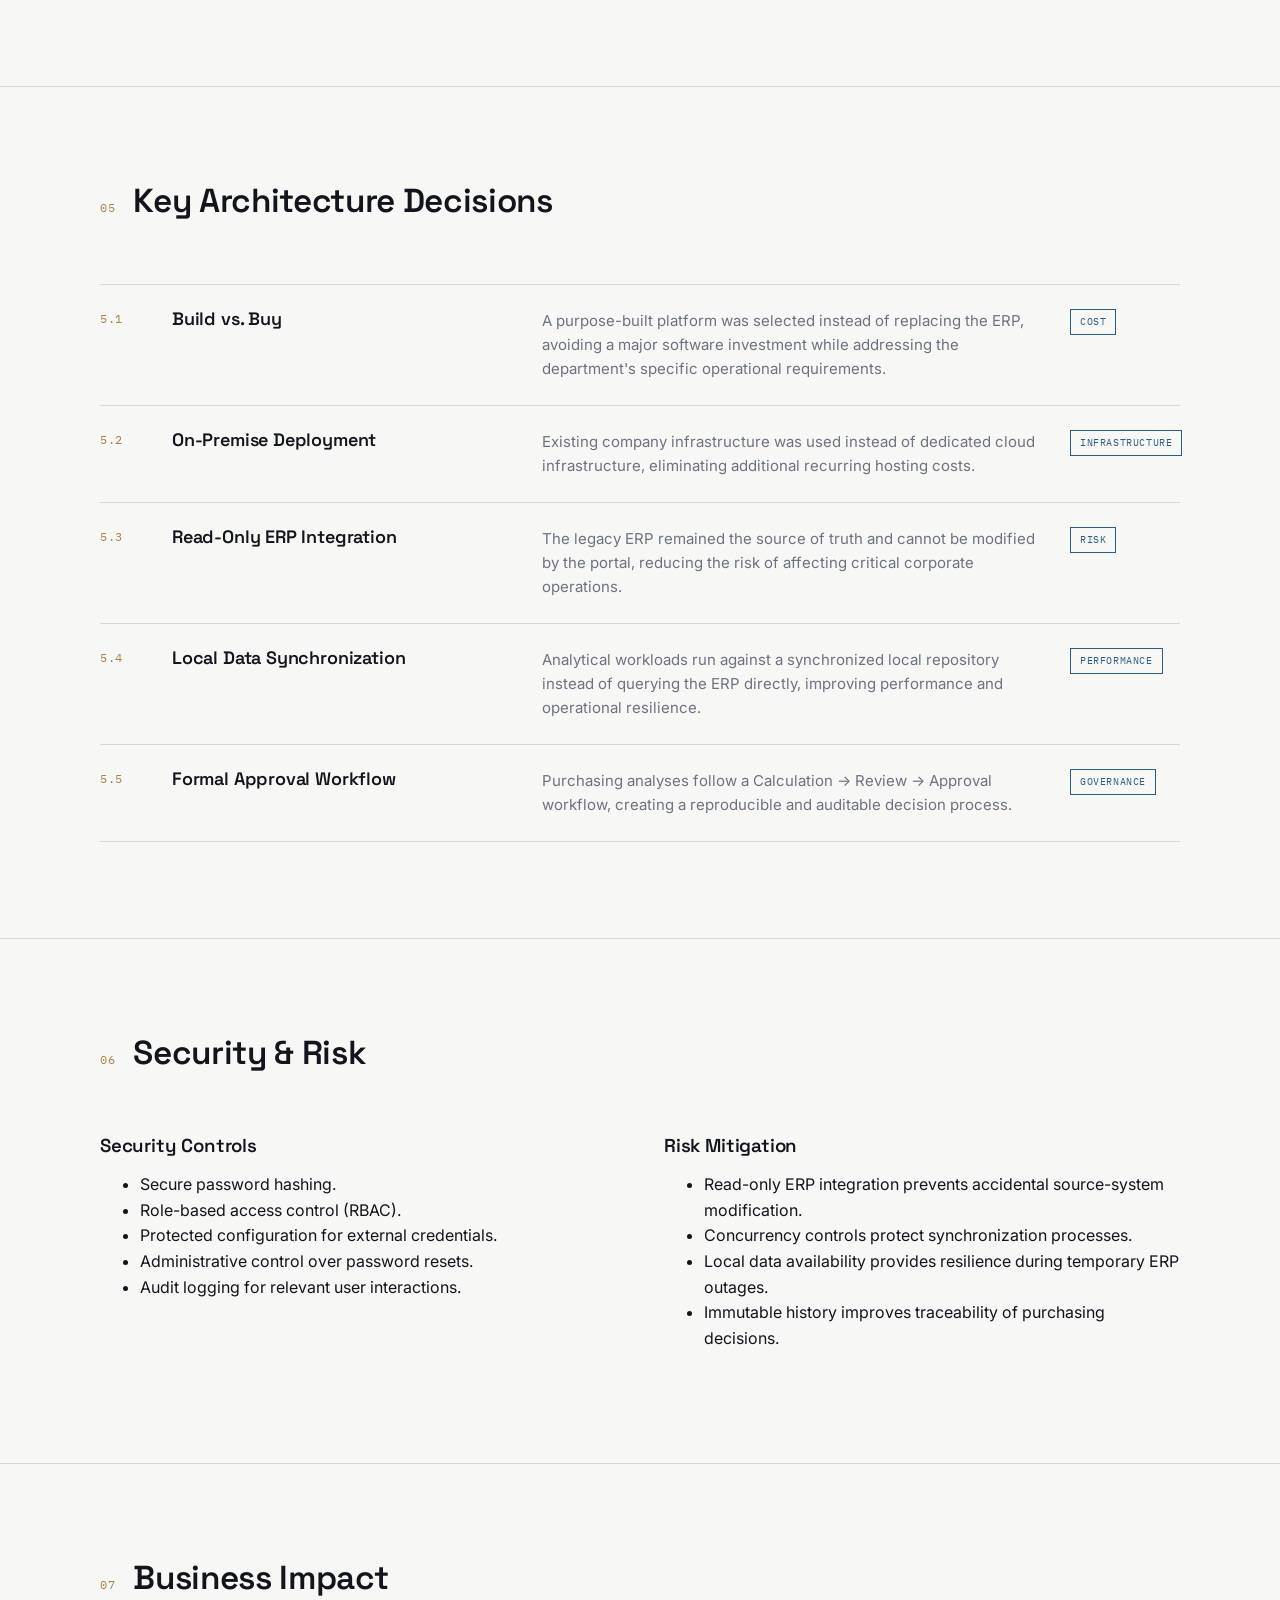
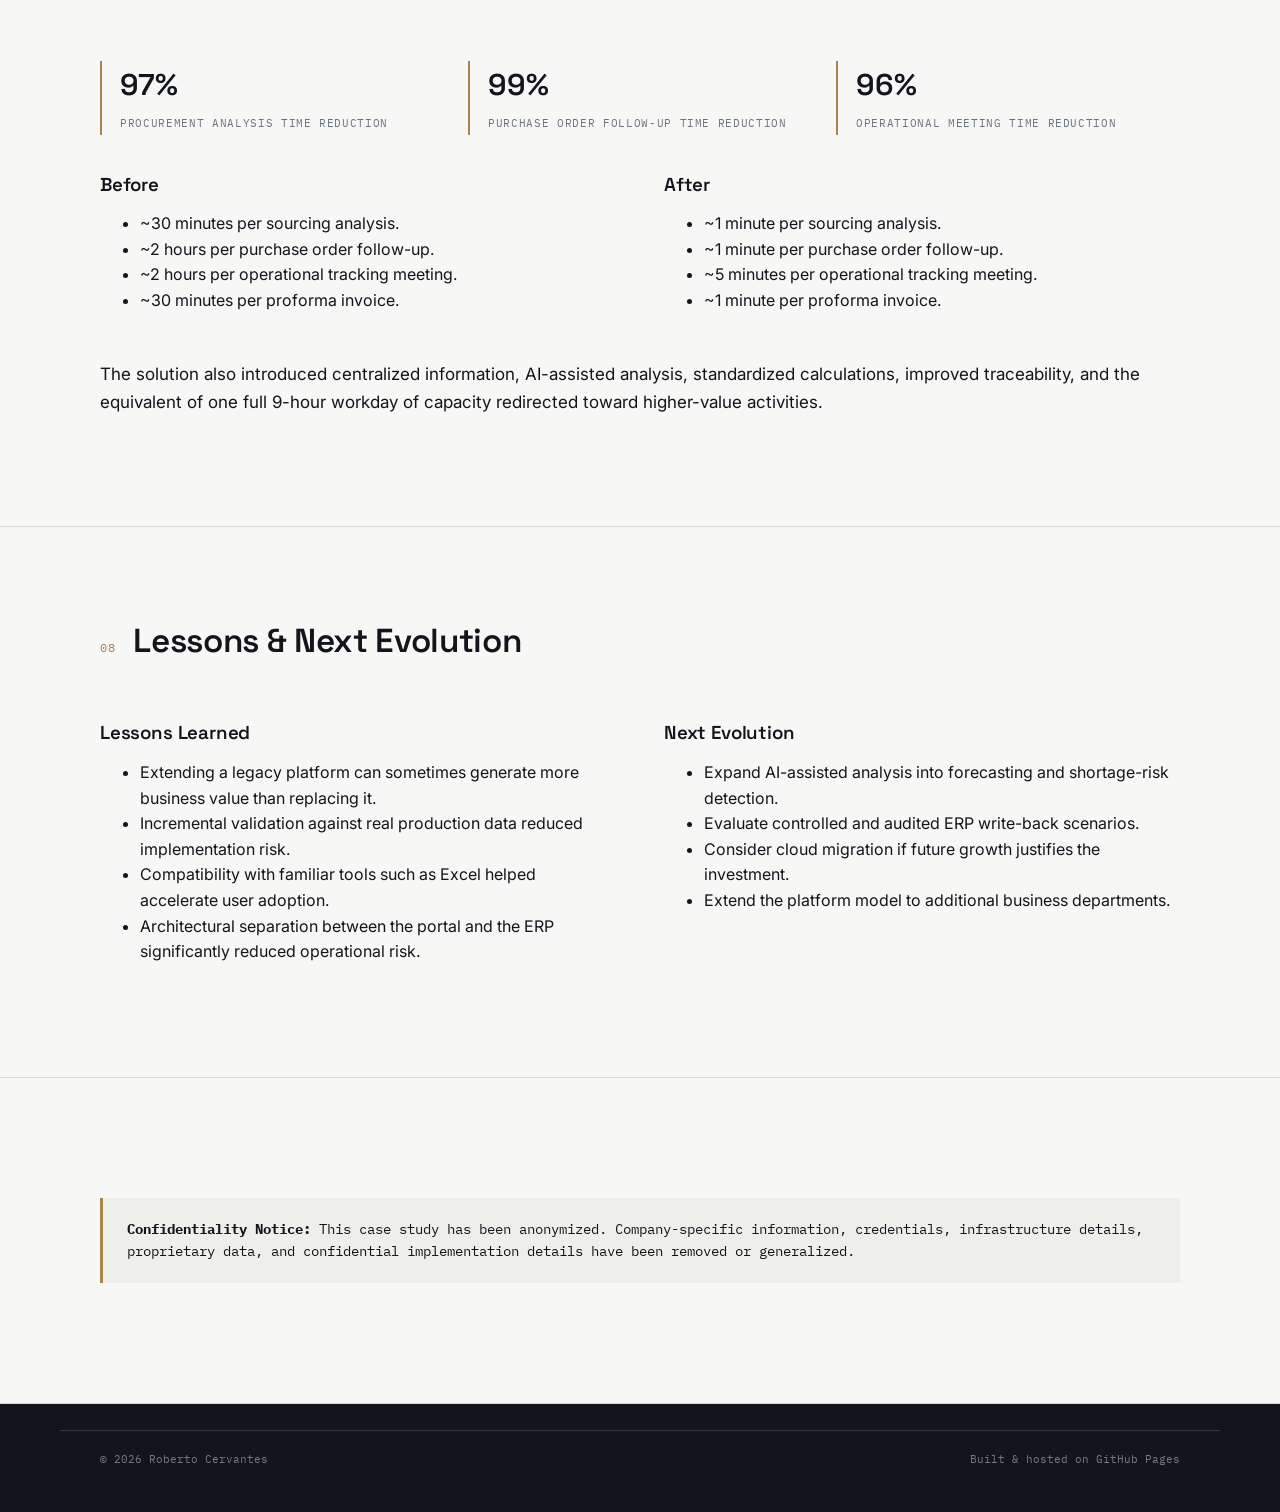
<file: projects/procurement-intelligence-portal.html>
<!DOCTYPE html>
<html lang="en">

<head>
  <meta charset="UTF-8">
  <meta name="viewport" content="width=device-width, initial-scale=1.0">

  <title>Intelligent Procurement Management Portal — Case Study | Roberto Cervantes</title>

  <meta
    name="description"
    content="Solutions Architecture case study by Roberto Cervantes: an intelligent procurement platform that reduced critical purchasing process execution times by up to 99%."
  >

  <link rel="preconnect" href="https://fonts.googleapis.com">
  <link
    href="https://fonts.googleapis.com/css2?family=Space+Grotesk:wght@500;600;700&family=Inter:wght@400;500;600&family=IBM+Plex+Mono:wght@400;500&display=swap"
    rel="stylesheet"
  >
  <link rel="stylesheet" href="../assets/styles.css">
</head>

<body>

  <!-- HEADER -->
  <header class="site-header">
    <div class="wrap">
      <a href="../index.html" class="brand">Roberto Cervantes<span></span></a>

      <nav class="main-nav" id="main-nav">
        <a href="../index.html#summary">Summary</a>
        <a href="../index.html#expertise">Expertise</a>
        <a href="../index.html#projects">Projects</a>
        <a href="../index.html#experience">Experience</a>
        <a href="../index.html#education">Education</a>
        <a href="../index.html#contact">Contact</a>
      </nav>

      <button
        class="nav-toggle"
        id="nav-toggle"
        aria-label="Open menu"
        aria-expanded="false"
      >
        <span></span>
      </button>
    </div>
  </header>

  <!-- CASE HERO -->
  <section class="hero case-hero">
    <div class="wrap">

      <a href="../index.html#projects" class="back-link">
        ← Back to projects
      </a>

      <div style="display: flex; justify-content: space-between; align-items: flex-start; gap: 24px; flex-wrap: wrap;">
        <div>
          <span class="field-label">Case Study — Item 01</span>

          <h1 style="margin-top: 8px; font-size: clamp(2rem, 4.5vw, 3.2rem);">
            Intelligent Procurement Management Portal
          </h1>

          <p class="lede" style="margin-top: 14px;">
            A purpose-built procurement intelligence platform that replaced more than
            seven years of spreadsheet-based analysis, reducing execution times for
            critical purchasing processes by up to 99% without replacing the legacy ERP.
          </p>

          <div style="margin-top: 16px; display: flex; gap: 20px; flex-wrap: wrap; font-family: var(--font-mono); font-size: 13px;">
            <a href="https://github.com/robertocerv/procurement-intelligence-portal-showcase/blob/main/Procurement-Intelligence-Portal-Case-Study.md" target="_blank" rel="noopener" style="color: var(--steel); text-decoration: underline;">
              📄 Full case study
            </a>
            <a href="https://github.com/robertocerv/procurement-intelligence-portal-showcase/blob/main/arc42/procurement-intelligence-portal-arc42_en.md" target="_blank" rel="noopener" style="color: var(--steel); text-decoration: underline;">
              📐 arc42 architecture doc
            </a>
          </div>
        </div>

        <span class="status-pill">In Production</span>
      </div>

      <div class="case-meta-grid">

        <div>
          <span class="field-label">Role</span>
          <span class="field-value">
            Internal Solution Architecture, Development &amp; Deployment
          </span>
        </div>

        <div>
          <span class="field-label">Project Type</span>
          <span class="field-value">Production</span>
        </div>

        <div>
          <span class="field-label">Stack</span>
          <span class="field-value">
            .NET 8 · ASP.NET Core MVC · SQL Server · EF Core · Generative AI
          </span>
        </div>

        <div>
          <span class="field-label">Sector</span>
          <span class="field-value">Precision Manufacturing</span>
        </div>

      </div>
    </div>
  </section>

  <!-- CHALLENGE -->
  <section class="section case-section">
    <div class="wrap">

      <div class="section-head">
        <span class="entry-number">01</span>
        <h2>The Challenge</h2>
      </div>

      <p>
        The procurement department of a mid-sized precision manufacturing company
        had operated for more than seven years relying primarily on Excel and Word
        to manage critical sourcing processes, including reorder calculations,
        purchase order follow-up, strategic materials analysis, and specialized
        tooling management.
      </p>

      <p>
        This created recurring operational problems: late or poorly sized purchases,
        limited traceability, tooling shortages, delays in export documentation,
        fragmented information, and purchasing decisions that depended heavily on
        individual analyst judgment.
      </p>

      <p>
        A modern ERP replacement had been evaluated for approximately two years,
        but its licensing and implementation costs were not economically viable.
        The solution therefore needed to improve the existing operation without
        replacing or modifying the corporate ERP.
      </p>

      <div class="case-callout">
        The core challenge was not simply automating spreadsheets — it was creating
        a reliable intelligence layer capable of standardizing decisions while
        protecting the company's critical legacy system.
      </div>

    </div>
  </section>

  <!-- APPROACH -->
  <section class="section case-section">
    <div class="wrap">

      <div class="section-head">
        <span class="entry-number">02</span>
        <h2>The Approach</h2>
      </div>

      <div class="case-two-col">

        <div>
          <p>
            The project started by analyzing the procurement department's operational
            workflows, recurring problems, business rules, data dependencies, and
            infrastructure constraints.
          </p>

          <p>
            Rather than attempting to replace the ERP, the solution was designed as
            an independent intelligence layer that consumes ERP information in
            read-only mode and performs analysis against a synchronized local copy.
          </p>
        </div>

        <div>
          <p>
            An incremental delivery strategy was used. Each module was designed,
            developed, and validated against real production data before expanding
            the platform to additional processes.
          </p>

          <p>
            Architecture decisions were evaluated based on business value, operational
            risk, cost, technical feasibility, maintainability, and the capabilities
            of the existing infrastructure.
          </p>
        </div>

      </div>

    </div>
  </section>

  <!-- ARCHITECTURE -->
  <section class="section case-section">
    <div class="wrap">

      <div class="section-head">
        <span class="entry-number">03</span>
        <h2>Architecture</h2>
      </div>

      <h3>As-Is</h3>

      <p>
        Procurement analysis depended on manual exports from the legacy ERP into
        spreadsheets. Individual analysts performed calculations independently,
        with no centralized repository, standardized workflow, or complete audit
        history.
      </p>

      <img
        src="../assets/projects/procurement/as-is.png"
        alt="As-Is procurement architecture"
        style="width: 100%; margin-top: 24px;"
      >

      <h3 style="margin-top: 48px;">To-Be</h3>

      <p>
        The new architecture introduced a web-based intranet platform operating as
        an intelligence layer above the existing ERP. Relevant information is
        periodically synchronized into a local repository where business rules,
        analysis engines, workflows, and AI-assisted capabilities operate without
        impacting the source system.
      </p>

      <img
        src="../assets/projects/procurement/to-be-hld.png"
        alt="To-Be high-level solution architecture"
        style="width: 100%; margin-top: 24px;"
      >

    </div>
  </section>

  <!-- SOLUTION -->
  <section class="section case-section">
    <div class="wrap">

      <div class="section-head">
        <span class="entry-number">04</span>
        <h2>The Solution</h2>
      </div>

      <p>
        The resulting platform centralizes procurement analysis, purchase order
        follow-up, inventory-related calculations, specialized tooling management,
        approval workflows, reporting, and AI-assisted decision support within a
        single internal system.
      </p>

      <div class="case-two-col">

        <div>
          <h3>Core Capabilities</h3>

          <ul>
            <li>Automated ERP data synchronization.</li>
            <li>Standardized sourcing calculations.</li>
            <li>Purchase order and request tracking.</li>
            <li>Calculation → Review → Approval workflow.</li>
            <li>Immutable decision history and audit trail.</li>
          </ul>
        </div>

        <div>
          <h3>Supporting Capabilities</h3>

          <ul>
            <li>AI-assisted analysis for complex scenarios.</li>
            <li>Role-based access control.</li>
            <li>Excel and PDF export capabilities.</li>
            <li>Local operation during temporary ERP outages.</li>
            <li>Centralized procurement information.</li>
          </ul>
        </div>

      </div>

    </div>
  </section>

  <!-- ARCHITECTURE DECISIONS -->
  <section class="section case-section">
    <div class="wrap">

      <div class="section-head">
        <span class="entry-number">05</span>
        <h2>Key Architecture Decisions</h2>
      </div>

      <div class="ledger-row">
        <span class="entry-number">5.1</span>
        <h3>Build vs. Buy</h3>
        <span class="desc">
          A purpose-built platform was selected instead of replacing the ERP,
          avoiding a major software investment while addressing the department's
          specific operational requirements.
        </span>
        <span class="tag">Cost</span>
      </div>

      <div class="ledger-row">
        <span class="entry-number">5.2</span>
        <h3>On-Premise Deployment</h3>
        <span class="desc">
          Existing company infrastructure was used instead of dedicated cloud
          infrastructure, eliminating additional recurring hosting costs.
        </span>
        <span class="tag">Infrastructure</span>
      </div>

      <div class="ledger-row">
        <span class="entry-number">5.3</span>
        <h3>Read-Only ERP Integration</h3>
        <span class="desc">
          The legacy ERP remained the source of truth and cannot be modified by
          the portal, reducing the risk of affecting critical corporate operations.
        </span>
        <span class="tag">Risk</span>
      </div>

      <div class="ledger-row">
        <span class="entry-number">5.4</span>
        <h3>Local Data Synchronization</h3>
        <span class="desc">
          Analytical workloads run against a synchronized local repository instead
          of querying the ERP directly, improving performance and operational resilience.
        </span>
        <span class="tag">Performance</span>
      </div>

      <div class="ledger-row">
        <span class="entry-number">5.5</span>
        <h3>Formal Approval Workflow</h3>
        <span class="desc">
          Purchasing analyses follow a Calculation → Review → Approval workflow,
          creating a reproducible and auditable decision process.
        </span>
        <span class="tag">Governance</span>
      </div>

    </div>
  </section>

  <!-- SECURITY -->
  <section class="section case-section">
    <div class="wrap">

      <div class="section-head">
        <span class="entry-number">06</span>
        <h2>Security &amp; Risk</h2>
      </div>

      <div class="case-two-col">

        <div>
          <h3>Security Controls</h3>

          <ul>
            <li>Secure password hashing.</li>
            <li>Role-based access control (RBAC).</li>
            <li>Protected configuration for external credentials.</li>
            <li>Administrative control over password resets.</li>
            <li>Audit logging for relevant user interactions.</li>
          </ul>
        </div>

        <div>
          <h3>Risk Mitigation</h3>

          <ul>
            <li>Read-only ERP integration prevents accidental source-system modification.</li>
            <li>Concurrency controls protect synchronization processes.</li>
            <li>Local data availability provides resilience during temporary ERP outages.</li>
            <li>Immutable history improves traceability of purchasing decisions.</li>
          </ul>
        </div>

      </div>

    </div>
  </section>

  <!-- IMPACT -->
  <section class="section case-section">
    <div class="wrap">

      <div class="section-head">
        <span class="entry-number">07</span>
        <h2>Business Impact</h2>
      </div>

      <div class="case-metrics">

        <div class="figure">
          <span class="num">97%</span>
          <span class="label">Procurement analysis time reduction</span>
        </div>

        <div class="figure">
          <span class="num">99%</span>
          <span class="label">Purchase order follow-up time reduction</span>
        </div>

        <div class="figure">
          <span class="num">96%</span>
          <span class="label">Operational meeting time reduction</span>
        </div>

      </div>

      <div class="case-two-col" style="margin-top: 40px;">

        <div>
          <h3>Before</h3>

          <ul>
            <li>~30 minutes per sourcing analysis.</li>
            <li>~2 hours per purchase order follow-up.</li>
            <li>~2 hours per operational tracking meeting.</li>
            <li>~30 minutes per proforma invoice.</li>
          </ul>
        </div>

        <div>
          <h3>After</h3>

          <ul>
            <li>~1 minute per sourcing analysis.</li>
            <li>~1 minute per purchase order follow-up.</li>
            <li>~5 minutes per operational tracking meeting.</li>
            <li>~1 minute per proforma invoice.</li>
          </ul>
        </div>

      </div>

      <p style="margin-top: 32px;">
        The solution also introduced centralized information, AI-assisted analysis,
        standardized calculations, improved traceability, and the equivalent of one
        full 9-hour workday of capacity redirected toward higher-value activities.
      </p>

    </div>
  </section>

  <!-- LESSONS -->
  <section class="section case-section">
    <div class="wrap">

      <div class="section-head">
        <span class="entry-number">08</span>
        <h2>Lessons &amp; Next Evolution</h2>
      </div>

      <div class="case-two-col">

        <div>
          <h3>Lessons Learned</h3>

          <ul>
            <li>
              Extending a legacy platform can sometimes generate more business value
              than replacing it.
            </li>

            <li>
              Incremental validation against real production data reduced implementation risk.
            </li>

            <li>
              Compatibility with familiar tools such as Excel helped accelerate user adoption.
            </li>

            <li>
              Architectural separation between the portal and the ERP significantly
              reduced operational risk.
            </li>
          </ul>
        </div>

        <div>
          <h3>Next Evolution</h3>

          <ul>
            <li>Expand AI-assisted analysis into forecasting and shortage-risk detection.</li>
            <li>Evaluate controlled and audited ERP write-back scenarios.</li>
            <li>Consider cloud migration if future growth justifies the investment.</li>
            <li>Extend the platform model to additional business departments.</li>
          </ul>
        </div>

      </div>

    </div>
  </section>

  <!-- CONFIDENTIALITY -->
  <section class="section case-section">
    <div class="wrap">

      <div class="case-callout">
        <strong>Confidentiality Notice:</strong>
        This case study has been anonymized. Company-specific information,
        credentials, infrastructure details, proprietary data, and confidential
        implementation details have been removed or generalized.
      </div>

    </div>
  </section>

  <!-- FOOTER -->
  <footer class="site-footer">
    <div class="wrap">
      <span>© <span id="year"></span> Roberto Cervantes</span>
      <span>Built &amp; hosted on GitHub Pages</span>
    </div>
  </footer>

  <script src="../assets/script.js"></script>

</body>
</html>
</file>
<file: assets/styles.css>
/* ==========================================================================
   Roberto Cervantes — Portfolio
   Sistema de diseño: "Systems Architecture" — inspirado en planos técnicos
   y diagramas de arquitectura de sistemas / redes de suministro.
   ========================================================================== */

:root {
  /* Color */
  --ink: #12151C;          /* carbón — fondo oscuro / texto principal */
  --paper: #F7F7F5;        /* fondo claro, blanco roto */
  --paper-2: #EEEEEB;      /* fondo claro secundario */
  --steel: #2F5D82;        /* azul acero — acento primario */
  --bronze: #A9824C;       /* bronce técnico — acento secundario / firma */
  --slate: #6B7280;        /* texto secundario */
  --line: #D8D9D4;         /* líneas divisorias sobre fondo claro */
  --line-dark: rgba(247,247,245,0.14); /* líneas sobre fondo oscuro */
  --white: #FFFFFF;

  /* Tipografía */
  --font-display: "Space Grotesk", "Inter", sans-serif;
  --font-body: "Inter", -apple-system, BlinkMacSystemFont, sans-serif;
  --font-mono: "IBM Plex Mono", "SFMono-Regular", Menlo, monospace;

  --max-width: 1160px;
}

* { box-sizing: border-box; }
html { scroll-behavior: smooth; }

body {
  margin: 0;
  background: var(--paper);
  color: var(--ink);
  font-family: var(--font-body);
  font-size: 16px;
  line-height: 1.6;
  -webkit-font-smoothing: antialiased;
}

h1, h2, h3 {
  font-family: var(--font-display);
  font-weight: 600;
  line-height: 1.1;
  margin: 0;
  letter-spacing: -0.01em;
}

a { color: inherit; }
img { max-width: 100%; display: block; }

.wrap {
  max-width: var(--max-width);
  margin: 0 auto;
  padding: 0 40px;
}

.field-label {
  font-family: var(--font-mono);
  font-size: 11px;
  letter-spacing: 0.14em;
  text-transform: uppercase;
  color: var(--slate);
}

.entry-number {
  font-family: var(--font-mono);
  font-size: 12px;
  color: var(--bronze);
  letter-spacing: 0.05em;
}

/* --- Header --- */
.site-header {
  position: sticky;
  top: 0;
  z-index: 50;
  background: rgba(247,247,245,0.92);
  backdrop-filter: blur(6px);
  border-bottom: 1px solid var(--line);
}

.site-header .wrap {
  display: flex;
  align-items: center;
  justify-content: space-between;
  height: 76px;
}

.brand {
  font-family: var(--font-display);
  font-size: 17px;
  font-weight: 600;
  text-decoration: none;
  color: var(--ink);
  display: flex;
  align-items: center;
  gap: 10px;
}
.brand span {
  width: 8px; height: 8px;
  background: var(--bronze);
  display: inline-block;
}

nav.main-nav { display: flex; gap: 32px; }

nav.main-nav a {
  text-decoration: none;
  font-family: var(--font-mono);
  font-size: 12px;
  letter-spacing: 0.07em;
  text-transform: uppercase;
  color: var(--slate);
  padding: 6px 0;
  border-bottom: 1px solid transparent;
  transition: color .15s ease, border-color .15s ease;
}
nav.main-nav a:hover, nav.main-nav a.active {
  color: var(--ink);
  border-bottom-color: var(--bronze);
}

.nav-toggle {
  display: none;
  background: none;
  border: 1px solid var(--line);
  border-radius: 0;
  width: 40px; height: 40px;
  cursor: pointer;
}
.nav-toggle span, .nav-toggle span::before, .nav-toggle span::after {
  content: ""; display: block; width: 18px; height: 1.5px;
  background: var(--ink); margin: 0 auto; position: relative;
}
.nav-toggle span::before { top: -6px; }
.nav-toggle span::after { top: 4px; }

/* --- HERO --- */
.hero {
  background: var(--ink);
  color: var(--white);
  position: relative;
  overflow: hidden;
  border-bottom: 1px solid var(--line-dark);
}

.hero .wrap {
  padding-top: 88px;
  padding-bottom: 80px;
  position: relative;
  z-index: 2;
}

.hero-eyebrow {
  display: flex;
  align-items: center;
  gap: 10px;
  margin-bottom: 28px;
}
.hero-eyebrow .dot {
  width: 6px; height: 6px; background: var(--bronze); border-radius: 50%;
}
.hero-eyebrow span.field-label { color: rgba(247,247,245,0.55); }

.hero-body {
  display: grid;
  grid-template-columns: 1.15fr 1fr;
  gap: 56px;
  align-items: center;
}

.hero-body h1 {
  font-size: clamp(2.4rem, 4.6vw, 3.6rem);
  color: var(--white);
}
.hero-body .role {
  font-family: var(--font-mono);
  font-size: 14px;
  color: var(--bronze);
  margin-top: 18px;
  letter-spacing: 0.03em;
}
.hero-body p.lede {
  color: rgba(247,247,245,0.7);
  font-size: 17px;
  max-width: 48ch;
  margin-top: 18px;
}

.hero-diagram {
  width: 100%;
  aspect-ratio: 1 / 0.85;
}

.hero-photo-wrap {
  position: relative;
  width: min(100%, 320px);
  aspect-ratio: 1 / 1;
  margin: 0 auto;
}
.hero-photo-wrap::before {
  content: "";
  position: absolute;
  inset: -14px;
  border: 1px solid rgba(247,247,245,0.18);
  border-radius: 50%;
}
.hero-photo {
  width: 100%;
  height: 100%;
  border-radius: 50%;
  object-fit: cover;
  border: 2px solid var(--bronze);
  display: block;
}
.hero-photo-tick {
  position: absolute;
  width: 10px;
  height: 1px;
  background: var(--bronze);
}
.hero-photo-tick.top { top: -22px; left: 50%; transform: translateX(-50%) rotate(90deg); }
.hero-photo-tick.bottom { bottom: -22px; left: 50%; transform: translateX(-50%) rotate(90deg); }
.hero-photo-tick.left { left: -22px; top: 50%; transform: translateY(-50%); }
.hero-photo-tick.right { right: -22px; top: 50%; transform: translateY(-50%); }

.hero-cta { margin-top: 34px; display: flex; gap: 14px; }

.btn {
  display: inline-flex;
  align-items: center;
  gap: 8px;
  font-family: var(--font-mono);
  font-size: 12px;
  letter-spacing: 0.06em;
  text-transform: uppercase;
  text-decoration: none;
  padding: 13px 22px;
  border-radius: 0;
  transition: transform .15s ease, background .15s ease, color .15s ease, border-color .15s ease;
}
.btn-primary { background: var(--bronze); color: var(--ink); }
.btn-primary:hover { transform: translateY(-1px); }
.btn-ghost { border: 1px solid rgba(247,247,245,0.3); color: var(--white); }
.btn-ghost:hover { border-color: var(--white); }

/* --- Section shell --- */
.section { padding: 96px 0; border-bottom: 1px solid var(--line); }

.section-head {
  display: flex;
  align-items: baseline;
  gap: 18px;
  margin-bottom: 44px;
}
.section-head h2 { font-size: clamp(1.6rem, 2.6vw, 2.1rem); }

/* --- Professional Summary --- */
.summary-grid { display: grid; grid-template-columns: 1fr 1.4fr; gap: 64px; }
.summary-grid p { font-size: 17px; color: var(--ink); }
.summary-grid p + p { margin-top: 16px; }

.summary-figures { display: grid; gap: 26px; align-content: start; }
.figure { border-left: 2px solid var(--bronze); padding-left: 18px; }
.figure .num { font-family: var(--font-display); font-size: 30px; font-weight: 600; color: var(--ink); display: block; }
.figure .label { font-family: var(--font-mono); font-size: 11px; color: var(--slate); text-transform: uppercase; letter-spacing: 0.06em; }

/* --- Expertise --- */
.ledger-row {
  display: grid;
  grid-template-columns: 48px 1.1fr 1.6fr 110px;
  gap: 24px;
  align-items: start;
  padding: 24px 0;
  border-top: 1px solid var(--line);
}
.ledger-row:last-child { border-bottom: 1px solid var(--line); }
.ledger-row h3 { font-size: 18px; }
.ledger-row .desc { color: var(--slate); font-size: 15px; }

.tag {
  font-family: var(--font-mono);
  font-size: 10px;
  text-transform: uppercase;
  letter-spacing: 0.06em;
  color: var(--steel);
  border: 1px solid var(--steel);
  border-radius: 0;
  padding: 4px 9px;
  justify-self: start;
  white-space: nowrap;
}

/* --- Featured Projects --- */
.po-table { width: 100%; border-top: 1px solid var(--ink); border-bottom: 1px solid var(--ink); }
.po-table-head, .project-row {
  display: grid;
  grid-template-columns: 48px 1.6fr 1fr 130px 32px;
  gap: 16px;
  align-items: center;
  padding: 20px 0;
}
.po-table-head {
  font-family: var(--font-mono);
  font-size: 10px;
  text-transform: uppercase;
  letter-spacing: 0.08em;
  color: var(--slate);
  border-bottom: 1px solid var(--line);
}
.project-row {
  border-bottom: 1px solid var(--line);
  text-decoration: none;
  color: var(--ink);
  transition: background .15s ease;
}
.project-row:hover { background: var(--paper-2); }
.project-row .p-title { font-family: var(--font-display); font-size: 18px; font-weight: 600; }
.project-row .p-desc { color: var(--slate); font-size: 14px; }
.project-row .p-impact { font-family: var(--font-mono); font-size: 12px; color: var(--steel); }
.project-row .p-arrow { font-family: var(--font-mono); text-align: right; color: var(--bronze); }

/* --- Experience --- */
.timeline-entry {
  display: grid;
  grid-template-columns: 200px 1fr;
  gap: 32px;
  padding: 30px 0;
  border-top: 1px solid var(--line);
}
.timeline-entry:last-child { border-bottom: 1px solid var(--line); }
.timeline-entry .when { font-family: var(--font-mono); font-size: 12px; color: var(--slate); }
.timeline-entry h3 { font-size: 19px; }
.timeline-entry .org { font-family: var(--font-mono); font-size: 12px; color: var(--steel); margin-top: 4px; }
.timeline-entry ul { margin: 14px 0 0; padding-left: 18px; color: var(--ink); font-size: 15px; }
.timeline-entry li + li { margin-top: 6px; }

/* --- Education & Certifications --- */
.edu-grid { display: grid; grid-template-columns: repeat(2, 1fr); gap: 1px; background: var(--line); border: 1px solid var(--line); }
.edu-card { padding: 26px; background: var(--white); }
.edu-card .field-label { margin-bottom: 8px; display: block; }
.edu-card h3 { font-size: 17px; }
.edu-card .org { color: var(--slate); font-size: 14px; margin-top: 4px; }
.edu-card .when { font-family: var(--font-mono); font-size: 11px; color: var(--steel); margin-top: 10px; display: block; }

/* --- Contact --- */
.contact-section { background: var(--ink); color: var(--white); border-bottom: none; }
.contact-section .field-label { color: rgba(247,247,245,0.5); }
.contact-grid { display: grid; grid-template-columns: 1.2fr 1fr; gap: 56px; align-items: start; }
.contact-grid h2 { color: var(--white); }
.contact-grid p { color: rgba(247,247,245,0.7); font-size: 17px; max-width: 44ch; margin-top: 16px; }
.contact-list { list-style: none; padding: 0; margin: 32px 0 0; display: grid; gap: 18px; }
.contact-list a {
  text-decoration: none;
  font-family: var(--font-mono);
  font-size: 15px;
  color: var(--white);
  border-bottom: 1px solid rgba(247,247,245,0.25);
  padding-bottom: 6px;
  display: inline-block;
  transition: border-color .15s ease, color .15s ease;
}
.contact-list a:hover { border-color: var(--bronze); color: var(--bronze); }

/* --- Footer --- */
footer.site-footer {
  background: var(--ink);
  color: rgba(247,247,245,0.45);
  font-family: var(--font-mono);
  font-size: 11px;
  padding: 26px 0 44px;
}
footer.site-footer .wrap {
  display: flex; justify-content: space-between;
  border-top: 1px solid var(--line-dark);
  padding-top: 20px;
}

/* --- Case study --- */
.case-hero { background: var(--ink); color: var(--white); }
.case-meta-grid {
  display: grid; grid-template-columns: repeat(4, 1fr); gap: 24px;
  margin-top: 44px; border-top: 1px solid var(--line-dark); padding-top: 24px;
}
.case-meta-grid .field-value { color: var(--white); font-family: var(--font-mono); font-size: 13px; margin-top: 6px; display:block; }
.case-section h2 { margin-bottom: 20px; }
.case-section p { font-size: 17px; margin-bottom: 14px; }
.case-two-col { display: grid; grid-template-columns: 1fr 1fr; gap: 48px; }
.case-callout {
  background: var(--paper-2);
  border-left: 3px solid var(--bronze);
  padding: 20px 24px;
  font-family: var(--font-mono);
  font-size: 14px;
  color: var(--ink);
  margin: 24px 0;
}
.case-metrics { display: grid; grid-template-columns: repeat(3, 1fr); gap: 24px; margin-top: 8px; }
.back-link {
  font-family: var(--font-mono);
  font-size: 12px;
  text-transform: uppercase;
  letter-spacing: 0.06em;
  color: var(--bronze);
  text-decoration: none;
  display: inline-block;
  margin-bottom: 28px;
}

.status-pill {
  font-family: var(--font-mono);
  font-size: 11px;
  letter-spacing: 0.08em;
  text-transform: uppercase;
  border: 1px solid var(--bronze);
  color: var(--bronze);
  padding: 7px 16px;
  white-space: nowrap;
}

/* --- Responsive --- */
@media (max-width: 900px) {
  .hero-body, .summary-grid, .contact-grid, .case-two-col { grid-template-columns: 1fr; }
  .hero-diagram { max-width: 320px; margin: 0 auto; }
  .edu-grid { grid-template-columns: 1fr; }
  .case-meta-grid { grid-template-columns: repeat(2, 1fr); }
  .ledger-row { grid-template-columns: 32px 1fr; }
  .ledger-row .tag { grid-column: 2; justify-self: start; }
  .po-table-head { display: none; }
  .project-row { grid-template-columns: 1fr; gap: 6px; padding: 20px 0; }
  .project-row .p-arrow { display: none; }
  nav.main-nav { display: none; }
  .nav-toggle { display: block; }
}

@media (prefers-reduced-motion: reduce) {
  html { scroll-behavior: auto; }
  * { transition: none !important; animation: none !important; }
}

a:focus-visible, button:focus-visible {
  outline: 2px solid var(--bronze);
  outline-offset: 2px;
}
</file>
